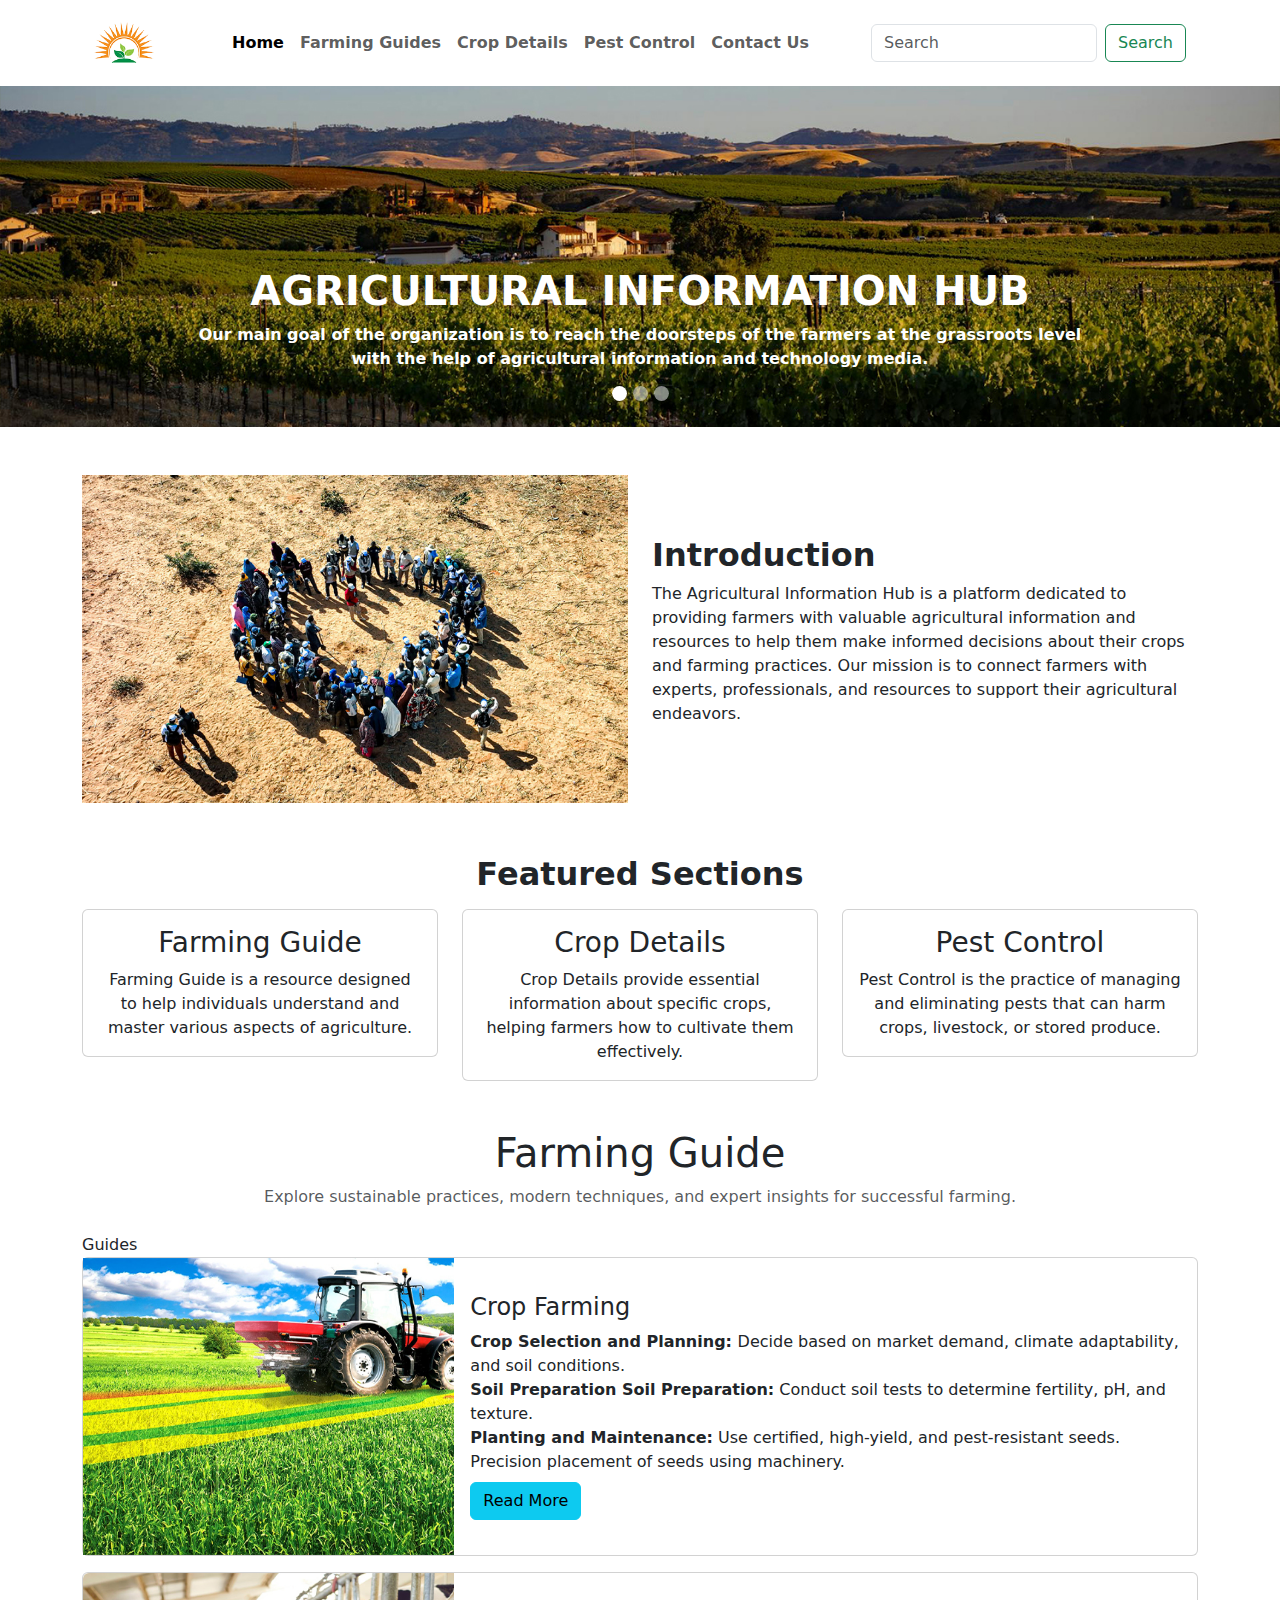
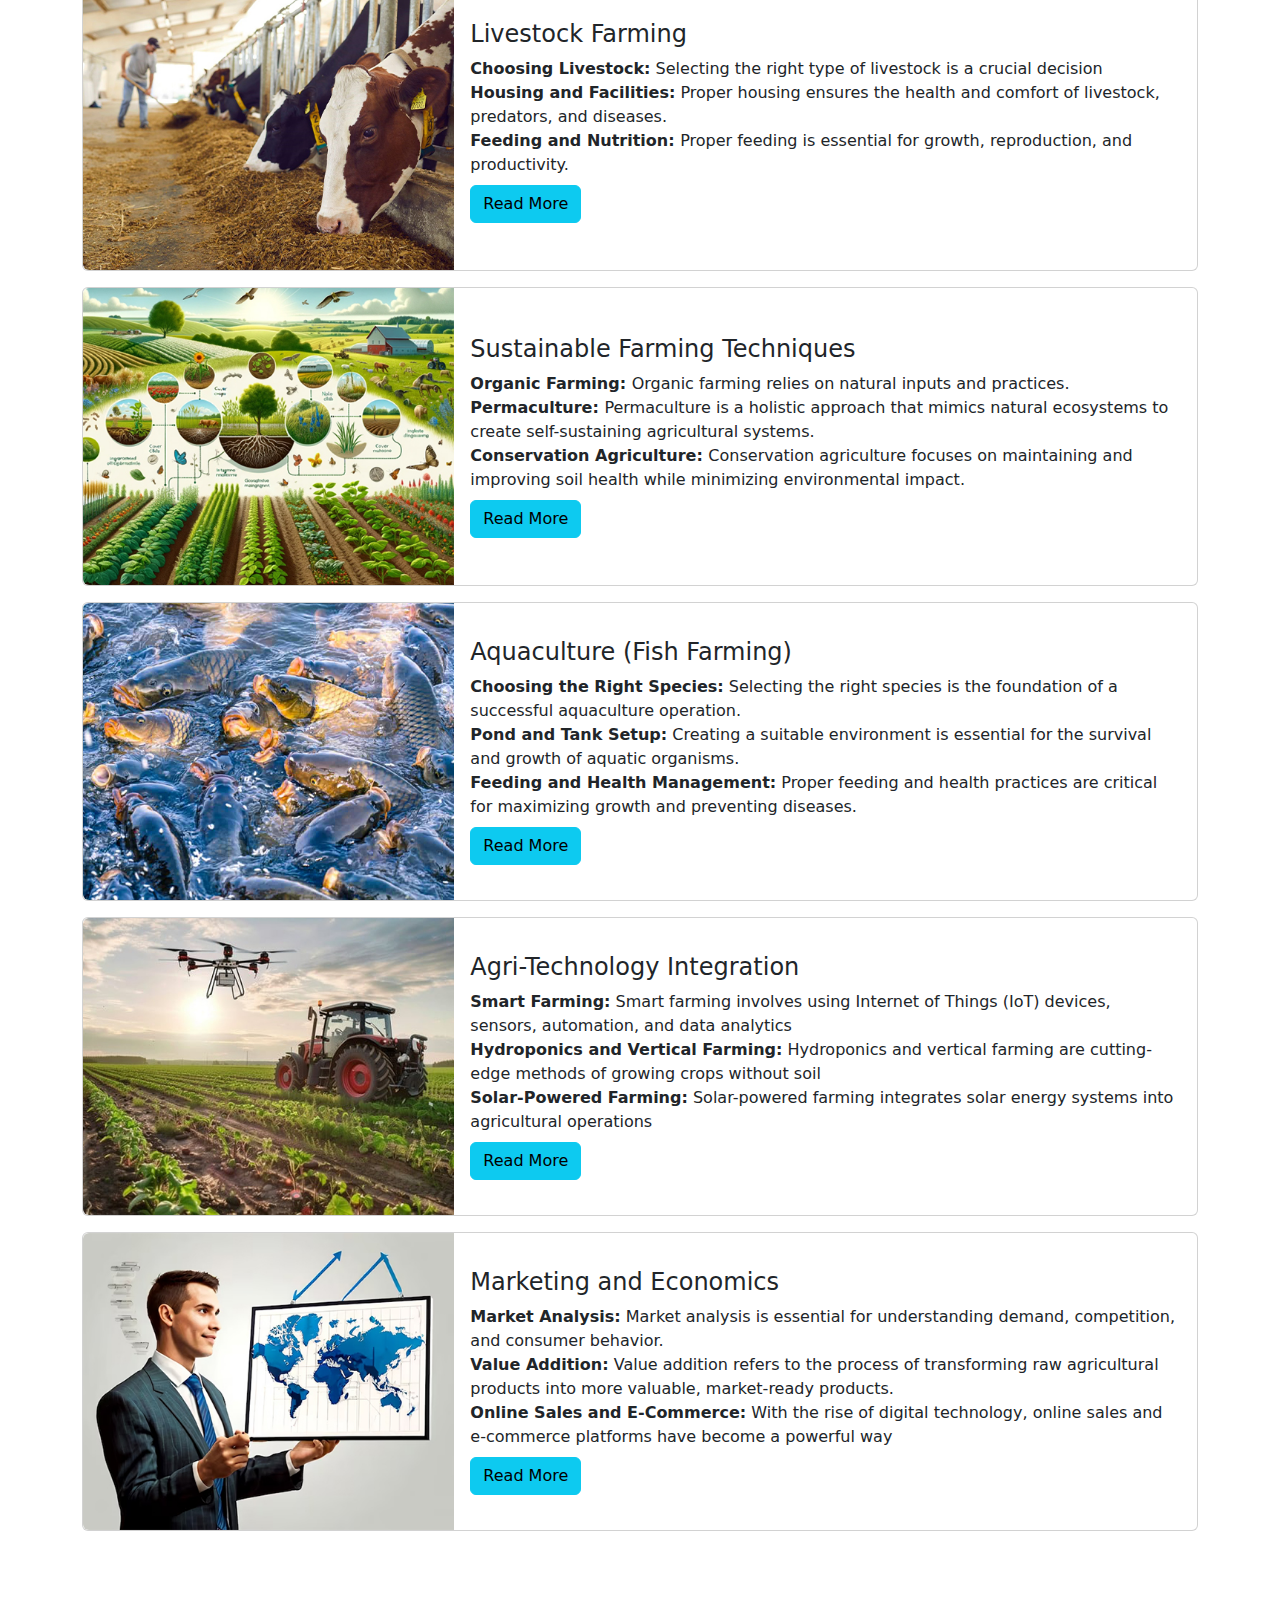
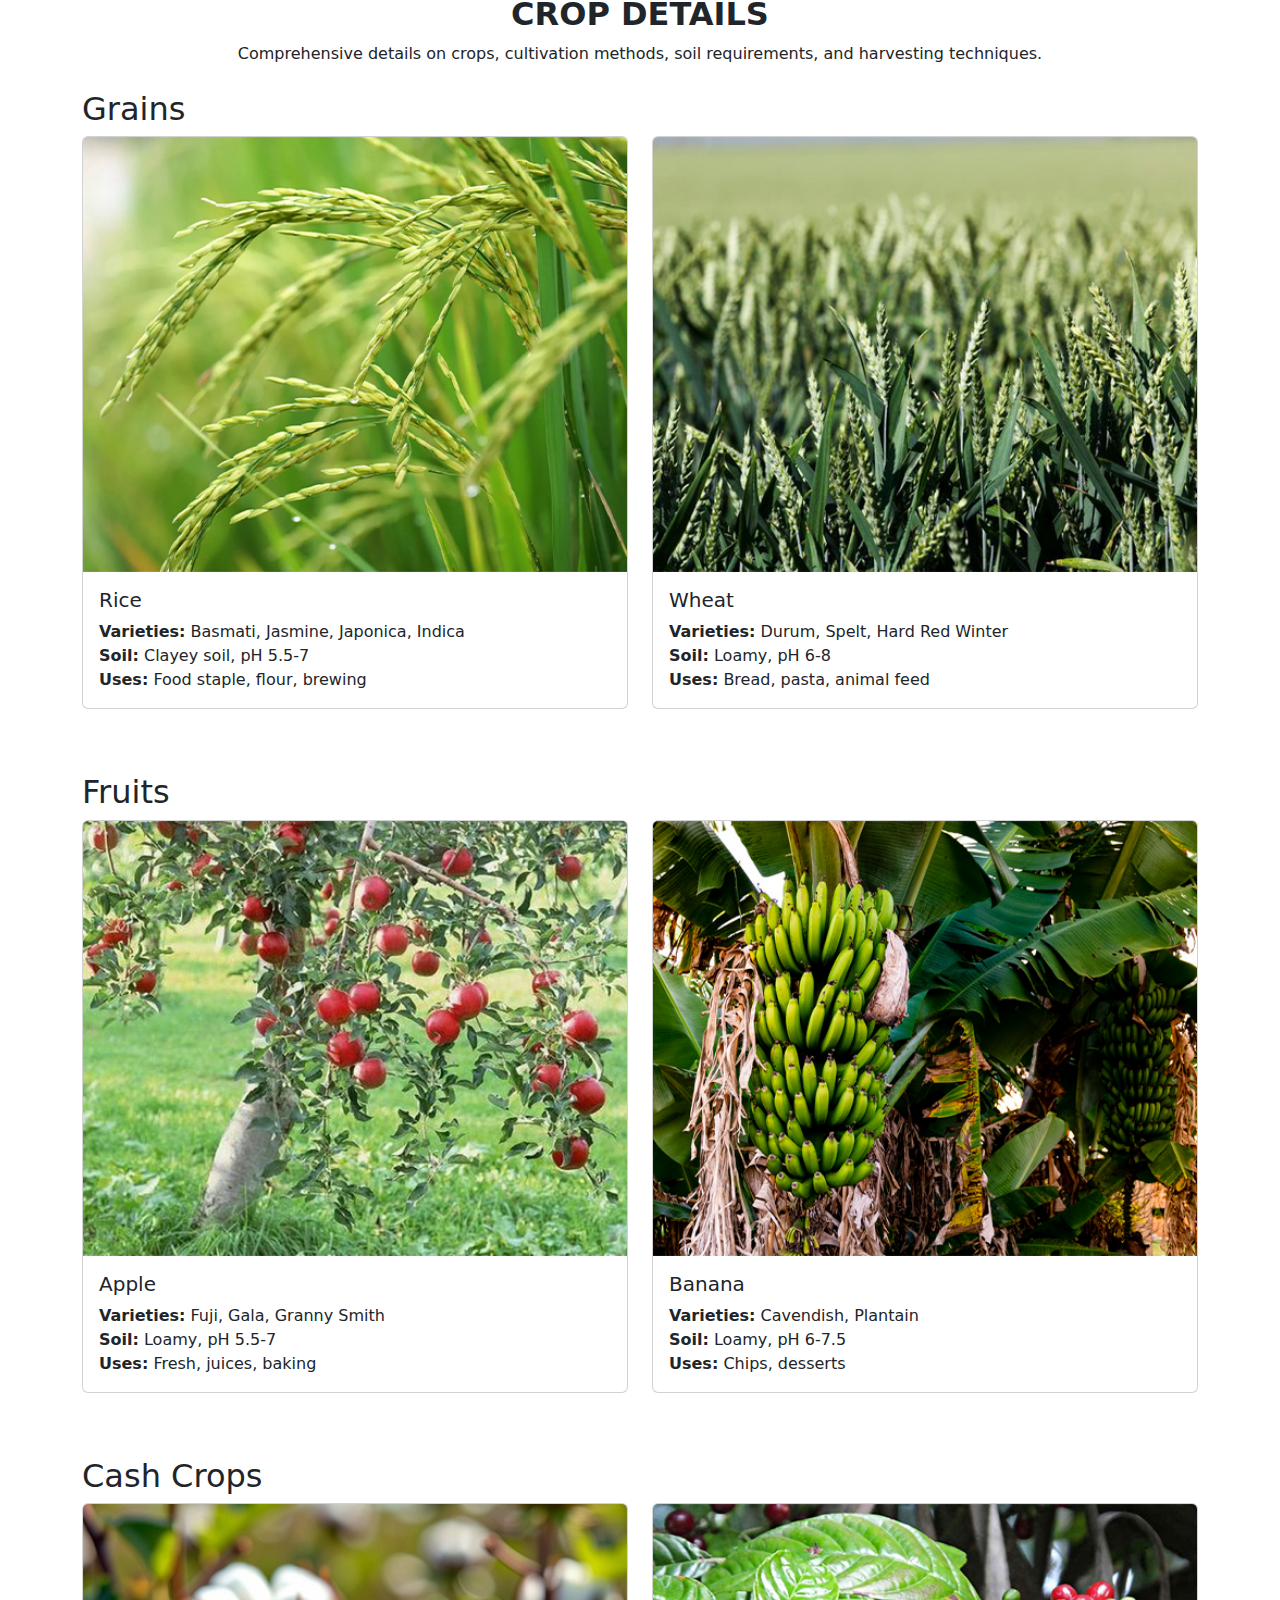
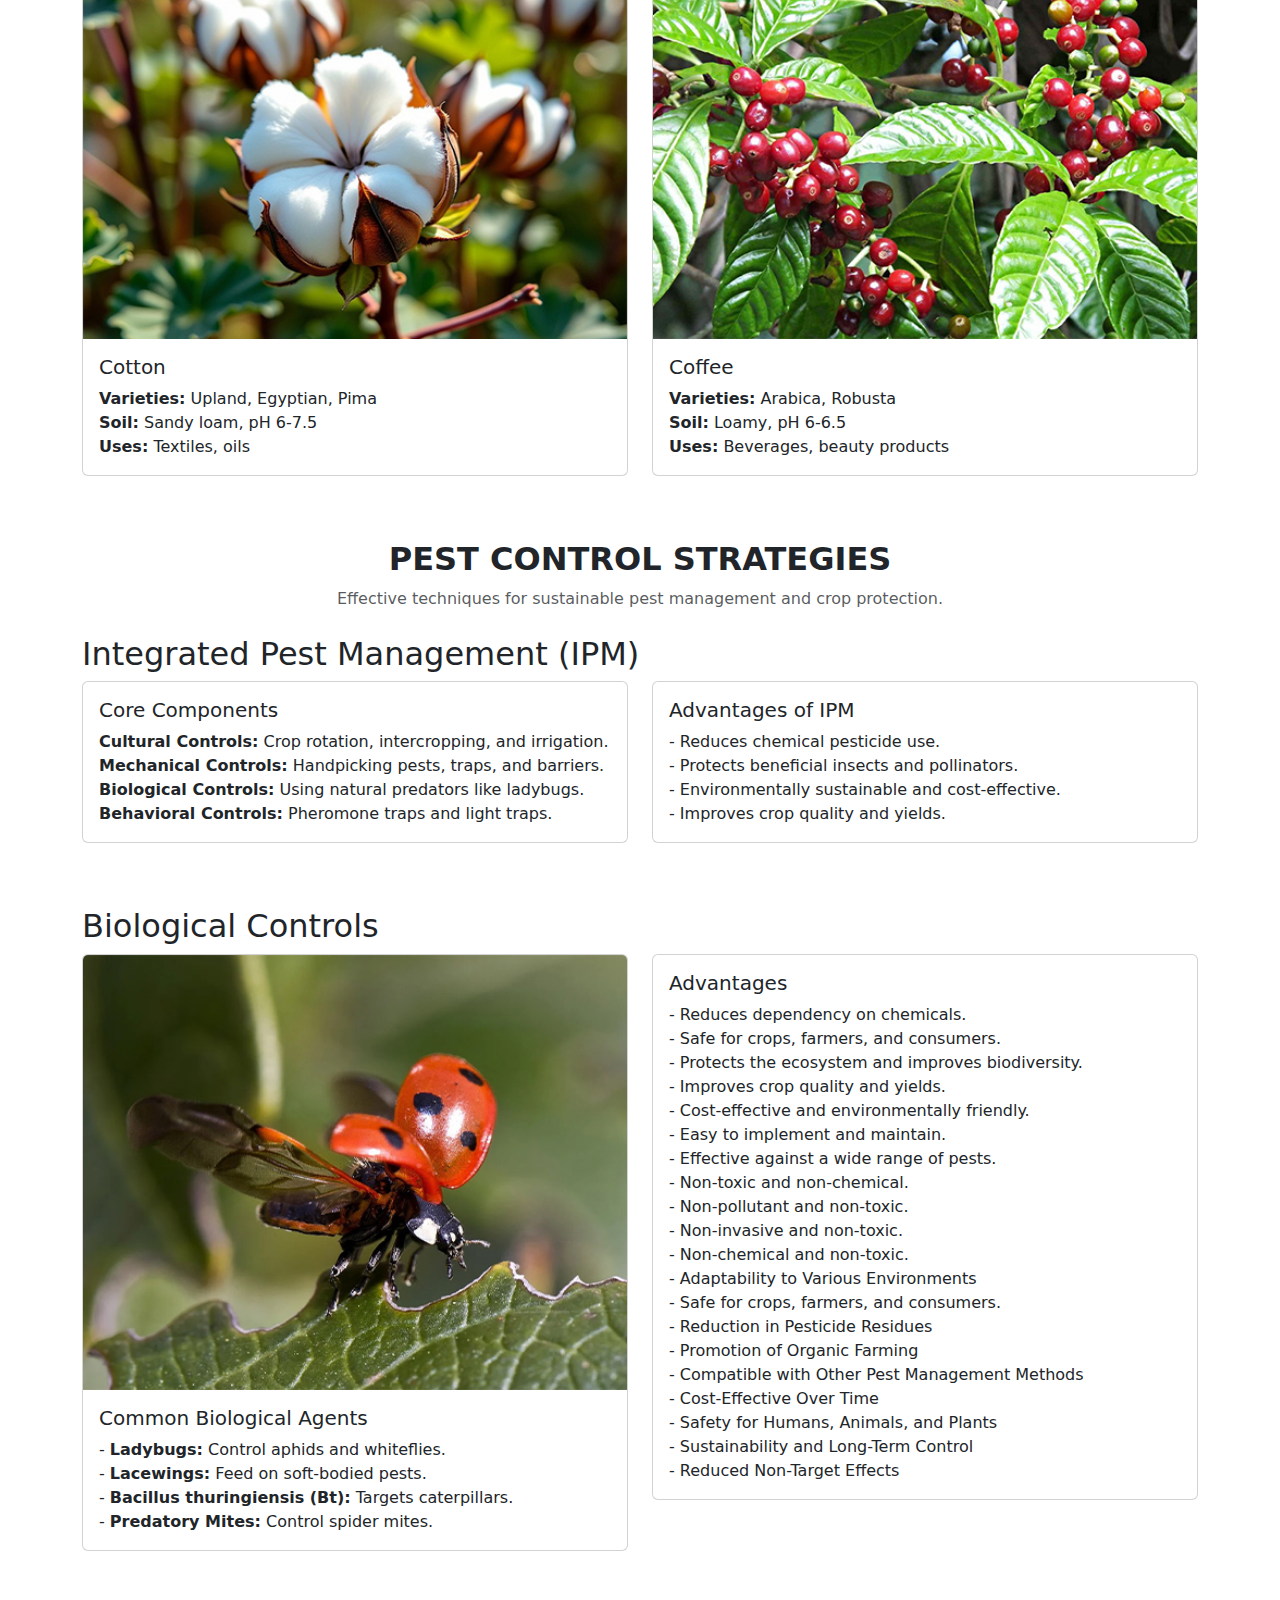
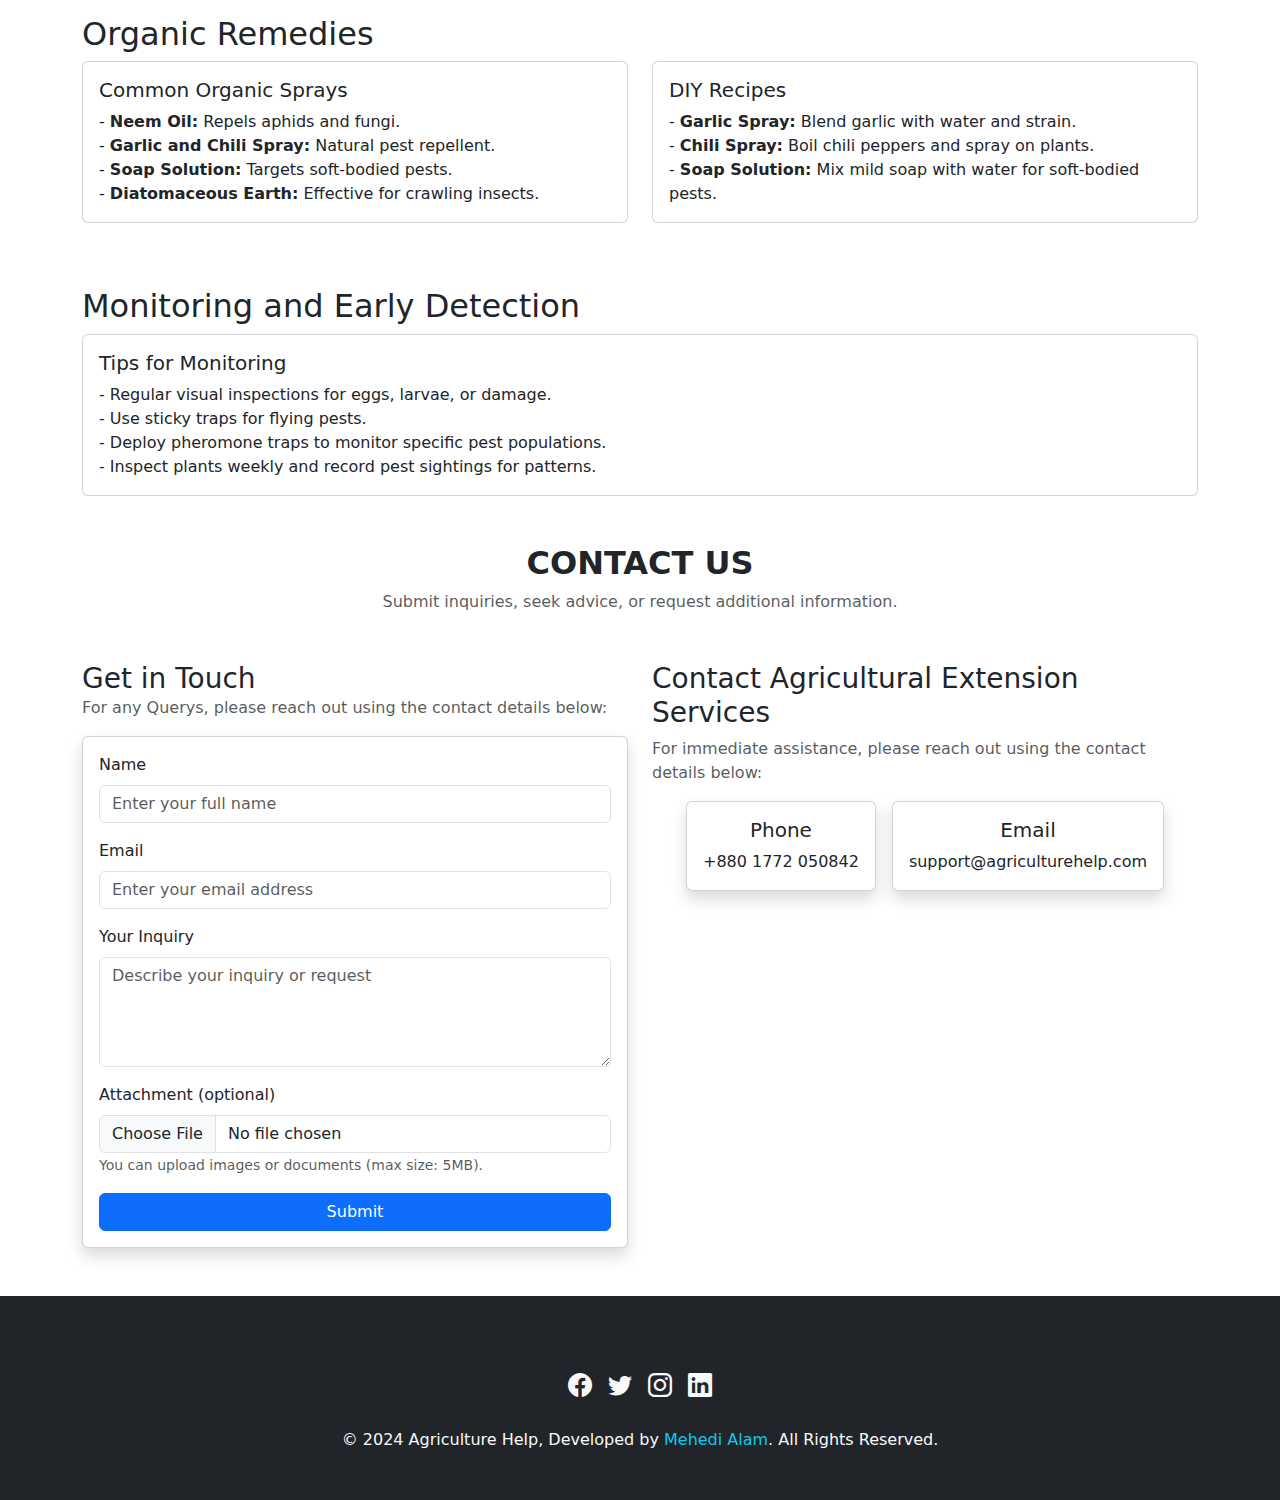
<file: index.html>
<!doctype html>
<html lang="en">

<head>
    <meta charset="utf-8">
    <meta name="viewport" content="width=device-width, initial-scale=1">
    <meta name="description"
        content="This webpage is about Agriculture Information providing a wide range of information about Agriculture." />
    <meta name="author" content="Mehedi Alam" />
    <title>Agricultural Information Hub</title>
    <!-- Bootstrap CSS -->
     <link rel="stylesheet" href="vendor/bootstrap-5.3.3/css/bootstrap.min.css">

    <!-- Bootstrap Icons CSS -->
     <link rel="stylesheet" href="vendor/bootstrap-icons-1.11.3/font/bootstrap-icons.min.css">

    <!-- Custom CSS -->
    <link rel="stylesheet" href="assets/css/style.css">
</head>

<body>
    <!-- Header start -->
    <header>
        <!-- Navigation -->
        <div class="container">
            <nav class="navbar navbar-expand-lg">
                <div class="container-fluid">
                    <a class="navbar-brand" href="index.html"><img src="assets/images/logo.png" width="60" alt="logo" /></a>
                    <button class="navbar-toggler" type="button" data-bs-toggle="collapse"
                        data-bs-target="#navbarSupportedContent" aria-controls="navbarSupportedContent"
                        aria-expanded="false" aria-label="Toggle navigation">
                        <span class="navbar-toggler-icon"></span>
                    </button>
                    <div class="collapse navbar-collapse" id="navbarSupportedContent">
                        <ul class="navbar-nav mx-auto mb-2 mb-lg-0 fw-semibold">
                            <li class="nav-item">
                                <a class="nav-link active" aria-current="page" href="index.html">Home</a>
                            </li>
                            <li class="nav-item">
                                <a class="nav-link" href="farming_guides.html">Farming Guides</a>
                            </li>
                            <li class="nav-item">
                                <a class="nav-link" href="crop_details.html">Crop Details</a>
                            </li>
                            <li class="nav-item">
                                <a class="nav-link" href="pest_control.html">Pest Control</a>
                            </li>
                            <li class="nav-item">
                                <a class="nav-link" href="contact.html">Contact Us</a>
                            </li>
                        </ul>
                        <form class="d-flex" role="search">
                            <input class="form-control me-2" type="search" placeholder="Search" aria-label="Search" />
                            <button class="btn btn-outline-success" type="submit">
                                Search
                            </button>
                        </form>
                    </div>
                </div>
            </nav>
        </div>

        <!-- Carousel -->
        <div class="carousel_banner">
            <div id="carouselExampleCaptions" class="carousel slide" data-bs-ride="carousel" data-bs-interval="3000">
                <div class="carousel-indicators">
                    <button type="button" data-bs-target="#carouselExampleCaptions" data-bs-slide-to="0" class="active"
                        aria-current="true" aria-label="Slide 1"></button>
                    <button type="button" data-bs-target="#carouselExampleCaptions" data-bs-slide-to="1"
                        aria-label="Slide 2"></button>
                    <button type="button" data-bs-target="#carouselExampleCaptions" data-bs-slide-to="2"
                        aria-label="Slide 3"></button>
                </div>
                <div class="carousel-inner">
                    <div class="carousel-item active">
                        <img src="assets/images/banner.jpg" class="d-block w-100 img-fluid" alt="banner1">
                        <div class="carousel-caption d-none d-md-block">
                            <div class="heading text-center text-white">
                                <h1 class="text-uppercase fw-bold">Agricultural Information Hub</h1>
                                <p class="fw-semibold">
                                    Our main goal of the organization is to reach the doorsteps of the
                                    farmers at the grassroots level with the help of agricultural
                                    information and technology media.
                                </p>
                            </div>
                        </div>
                    </div>
                    <div class="carousel-item">
                        <img src="assets/images/banner2.jpg" class="d-block w-100" alt="banner2">
                        <div class="carousel-caption d-none d-md-block">
                            <div class="heading text-center text-white">
                                <h1 class="text-uppercase fw-bold">Agricultural Information Hub</h1>
                                <p class="fw-semibold">
                                    Our main goal of the organization is to reach the doorsteps of the
                                    farmers at the grassroots level with the help of agricultural
                                    information and technology media.
                                </p>
                            </div>
                        </div>
                    </div>
                    <div class="carousel-item">
                        <img src="assets/images/banner3.jpg" class="d-block w-100" alt="banner3">
                        <div class="carousel-caption d-none d-md-block">
                            <div class="heading text-center text-white">
                                <h1 class="text-uppercase fw-bold">Agricultural Information Hub</h1>
                                <p class="fw-semibold">
                                    Our main goal of the organization is to reach the doorsteps of the
                                    farmers at the grassroots level with the help of agricultural
                                    information and technology media.
                                </p>
                            </div>
                        </div>
                    </div>
                </div>
                <!-- <button class="carousel-control-prev" type="button" data-bs-target="#carouselExampleCaptions"
                    data-bs-slide="prev">
                    <span class="carousel-control-prev-icon" aria-hidden="true"></span>
                    <span class="visually-hidden">Previous</span>
                </button>
                <button class="carousel-control-next" type="button" data-bs-target="#carouselExampleCaptions"
                    data-bs-slide="next">
                    <span class="carousel-control-next-icon" aria-hidden="true"></span>
                    <span class="visually-hidden">Next</span>
                </button> -->
            </div>
        </div>

        <!-- banner -->
        <!-- <div class="banner">
            <div class="container">
                <div class="heading text-center text-white">
                    <h1 class="text-uppercase fw-bold">Agricultural Information Hub</h1>
                    <p class="fw-semibold">
                        Our main goal of the organization is to reach the doorsteps of the
                        farmers at the grassroots level with the help of agricultural
                        information and technology media.
                    </p>
                </div>
            </div>
        </div> -->
    </header>
    <!-- Header end -->

    <!-- Main section start -->
    <main>
        <!-- Introduction section -->
        <section class="about py-5">
            <div class="container">
                <div class="row align-items-center">
                    <div class="col-md-6">
                        <img src="assets/images/about.jpg" class="img-fluid" alt="about us" />
                    </div>
                    <div class="col-md-6">
                        <h2 class="fw-bold">Introduction</h2>
                        <p>
                            The Agricultural Information Hub is a platform dedicated to
                            providing farmers with valuable agricultural information and
                            resources to help them make informed decisions about their crops
                            and farming practices. Our mission is to connect farmers with
                            experts, professionals, and resources to support their
                            agricultural endeavors.
                        </p>
                    </div>
                </div>
            </div>
        </section>

        <!-- Intro Details -->
        <section class="intro_details pt-1 pb-5">
            <div class="container">
                <h2 class="text-center pb-2 fw-bold">Featured Sections</h2>
                <div class="row g-4">
                    <div class="col-lg-4 col-md-6">
                        <div class="card">
                            <div class="card-body text-center">
                                <h3 class="card-title">Farming Guide</h3>
                                <p class="card-text">Farming Guide is a resource designed to help individuals understand
                                    and master various aspects of agriculture.</p>
                            </div>
                        </div>
                    </div>
                    <div class="col-lg-4 col-md-6">
                        <div class="card">
                            <div class="card-body text-center">
                                <h3 class="card-title">Crop Details</h3>
                                <p class="card-text">Crop Details provide essential information about specific crops,
                                    helping farmers how to cultivate them effectively.</p>
                            </div>
                        </div>
                    </div>
                    <div class="col-lg-4 col-md-6">
                        <div class="card">
                            <div class="card-body text-center">
                                <h3 class="card-title">Pest Control</h3>
                                <p class="card-text">Pest Control is the practice of managing and eliminating pests that
                                    can harm crops, livestock, or stored produce.</p>
                            </div>
                        </div>
                    </div>
                </div>
            </div>
        </section>

        <!-- Farming guides section start -->
        <!-- Farming Guides -->
        <section class="farming_guides_section">
            <div class="container">
                <!-- Section Title -->
                <div class="text-center mb-4">
                    <h1>Farming Guide</h1>
                    <p class="text-muted">Explore sustainable practices, modern techniques, and expert insights for
                        successful
                        farming.</p>
                </div>Guides</h2>
                <div class="row">

                    <div class="col-lg-12">
                        <div class="card mb-3">
                            <div class="row g-0 align-items-center">
                                <div class="col-md-4">
                                    <img src="assets/images/images.jpg" class="img-fluid w-100" alt="Guide1">
                                </div>
                                <div class="col-md-8">
                                    <div class="card-body">
                                        <h4 class="card-title">Crop Farming</h4>
                                        <p class="card-text m-0"><strong>Crop Selection and Planning: </strong>Decide
                                            based on market demand, climate adaptability, and soil conditions.</p>
                                        <p class="m-0"><strong>Soil Preparation Soil Preparation:</strong> Conduct soil
                                            tests to determine fertility, pH, and texture.</p>
                                        <p class="m-0"><strong>Planting and Maintenance:</strong> Use certified,
                                            high-yield, and pest-resistant seeds. Precision placement of seeds using
                                            machinery.</p>

                                        <a href="#" class="btn btn-info mt-2">Read More</a>
                                    </div>
                                </div>
                            </div>
                        </div>
                    </div>
                    <div class="col-lg-12">
                        <div class="card mb-3">
                            <div class="row g-0 align-items-center">
                                <div class="col-md-4">
                                    <img src="assets/images/guide2.jpg" class="img-fluid rounded-start" alt="...">
                                </div>
                                <div class="col-md-8">
                                    <div class="card-body">
                                        <h4 class="card-title">Livestock Farming</h4>
                                        <p class="m-0"><strong>Choosing Livestock:</strong> Selecting the right type of
                                            livestock is a crucial decision</p>
                                        <p class="m-0"><strong>Housing and Facilities:</strong> Proper housing ensures
                                            the health and comfort of livestock, predators, and diseases.</p>
                                        <p class="m-0"><strong>Feeding and Nutrition: </strong> Proper feeding is
                                            essential for growth, reproduction, and productivity.</p>

                                        <a href="#" class="btn btn-info mt-2">Read More</a>
                                    </div>
                                </div>
                            </div>
                        </div>
                    </div>
                    <div class="col-lg-12">
                        <div class="card mb-3">
                            <div class="row g-0 align-items-center">
                                <div class="col-md-4">
                                    <img src="assets/images/guide3.jpg" class="img-fluid rounded-start" alt="...">
                                </div>
                                <div class="col-md-8">
                                    <div class="card-body">
                                        <h4 class="card-title">Sustainable Farming Techniques</h4>
                                        <p class="m-0"><strong>Organic Farming: </strong> Organic farming relies on
                                            natural inputs and practices.</p>
                                        <p class="m-0"><strong>Permaculture: </strong> Permaculture is a holistic
                                            approach that mimics natural ecosystems to create self-sustaining
                                            agricultural systems.</p>
                                        <p class="m-0"><strong>Conservation Agriculture: </strong> Conservation
                                            agriculture focuses on maintaining and improving soil health while
                                            minimizing environmental impact.</p>
                                        <a href="#" class="btn btn-info mt-2">Read More</a>
                                    </div>
                                </div>
                            </div>
                        </div>
                    </div>
                    <div class="col-lg-12">
                        <div class="card mb-3">
                            <div class="row g-0 align-items-center">
                                <div class="col-md-4">
                                    <img src="assets/images/guide4.jpg" class="img-fluid rounded-start" alt="...">
                                </div>
                                <div class="col-md-8">
                                    <div class="card-body">
                                        <h4 class="card-title">Aquaculture (Fish Farming)</h4>
                                        <p class="m-0"><strong>Choosing the Right Species:</strong> Selecting the right
                                            species is the foundation of a successful aquaculture operation.</p>
                                        <p class="m-0"><strong>Pond and Tank Setup:</strong> Creating a suitable
                                            environment is essential for the survival and growth of aquatic organisms.
                                        </p>
                                        <p class="m-0"><strong>Feeding and Health Management:</strong> Proper feeding
                                            and health practices are critical for maximizing growth and preventing
                                            diseases.</p>
                                        <a href="#" class="btn btn-info mt-2">Read More</a>
                                    </div>
                                </div>
                            </div>
                        </div>
                    </div>
                    <div class="col-lg-12">
                        <div class="card mb-3">
                            <div class="row g-0 align-items-center">
                                <div class="col-md-4">
                                    <img src="assets/images/guide5.jpg" class="img-fluid rounded-start" alt="...">
                                </div>
                                <div class="col-md-8">
                                    <div class="card-body">
                                        <h4 class="card-title">Agri-Technology Integration</h4>
                                        <p class="m-0"><strong>Smart Farming:</strong> Smart farming involves using
                                            Internet of Things (IoT) devices, sensors, automation, and data analytics
                                        </p>
                                        <p class="m-0"><strong>Hydroponics and Vertical Farming:</strong> Hydroponics
                                            and vertical farming are cutting-edge methods of growing crops without soil
                                        </p>
                                        <p class="m-0"><strong>Solar-Powered Farming:</strong> Solar-powered farming
                                            integrates solar energy systems into agricultural operations</p>
                                        <a href="#" class="btn btn-info mt-2">Read More</a>
                                    </div>
                                </div>
                            </div>
                        </div>
                    </div>
                    <div class="col-lg-12">
                        <div class="card mb-3">
                            <div class="row g-0 align-items-center">
                                <div class="col-md-4">
                                    <img src="assets/images/guide6.jpg" class="img-fluid rounded-start" alt="...">
                                </div>
                                <div class="col-md-8">
                                    <div class="card-body">
                                        <h4 class="card-title">Marketing and Economics</h4>
                                        <p class="m-0"><strong>Market Analysis:</strong> Market analysis is essential
                                            for understanding demand, competition, and consumer behavior.</p>
                                        <p class="m-0"><strong>Value Addition:</strong> Value addition refers to the
                                            process of transforming raw agricultural products into more valuable,
                                            market-ready
                                            products.</p>
                                        <p class="m-0"><strong>Online Sales and E-Commerce:</strong> With the rise of
                                            digital technology, online sales and e-commerce platforms have become a
                                            powerful way</p>
                                        <a href="#" class="btn btn-info mt-2">Read More</a>
                                    </div>
                                </div>
                            </div>
                        </div>
                    </div>

                </div>
            </div>
        </section>
        <!-- Farming guides section end -->

        <!-- Crop Details Section start -->
        <section class="crop-details py-5">
            <div class="container">
                <!-- Title -->
                <div class="text-center mb-4">
                    <h2 class="fw-bold text-uppercase">Crop Details</h2>
                    <p>
                        Comprehensive details on crops, cultivation methods, soil
                        requirements, and harvesting techniques.
                    </p>
                </div>

                <!-- Grains Section -->
                <div class="mb-5">
                    <h2>Grains</h2>
                    <div class="row">
                        <div class="col-md-6 mb-3">
                            <div class="card">
                                <img src="assets/images/rice.jpg" class="card-img-top" alt="Rice" />
                                <div class="card-body">
                                    <h5 class="card-title">Rice</h5>
                                    <p class="card-text">
                                        <strong>Varieties:</strong> Basmati, Jasmine, Japonica,
                                        Indica<br />
                                        <strong>Soil:</strong> Clayey soil, pH 5.5-7<br />
                                        <strong>Uses:</strong> Food staple, flour, brewing
                                    </p>
                                </div>
                            </div>
                        </div>
                        <div class="col-md-6 mb-3">
                            <div class="card">
                                <img src="assets/images/wheet.jpg" class="card-img-top" alt="Wheat" />
                                <div class="card-body">
                                    <h5 class="card-title">Wheat</h5>
                                    <p class="card-text">
                                        <strong>Varieties:</strong> Durum, Spelt, Hard Red Winter<br />
                                        <strong>Soil:</strong> Loamy, pH 6-8<br />
                                        <strong>Uses:</strong> Bread, pasta, animal feed
                                    </p>
                                </div>
                            </div>
                        </div>
                    </div>
                </div>

                <!-- Fruits Section -->
                <div class="mb-5">
                    <h2>Fruits</h2>
                    <div class="row">
                        <div class="col-md-6 mb-3">
                            <div class="card">
                                <img src="assets/images/apple.jpg" class="card-img-top" alt="Apple" />
                                <div class="card-body">
                                    <h5 class="card-title">Apple</h5>
                                    <p class="card-text">
                                        <strong>Varieties:</strong> Fuji, Gala, Granny Smith<br />
                                        <strong>Soil:</strong> Loamy, pH 5.5-7<br />
                                        <strong>Uses:</strong> Fresh, juices, baking
                                    </p>
                                </div>
                            </div>
                        </div>
                        <div class="col-md-6 mb-3">
                            <div class="card">
                                <img src="assets/images/bananna.jpg" class="card-img-top" alt="Banana" />
                                <div class="card-body">
                                    <h5 class="card-title">Banana</h5>
                                    <p class="card-text">
                                        <strong>Varieties:</strong> Cavendish, Plantain<br />
                                        <strong>Soil:</strong> Loamy, pH 6-7.5<br />
                                        <strong>Uses:</strong> Chips, desserts
                                    </p>
                                </div>
                            </div>
                        </div>
                    </div>
                </div>

                <!-- Cash Crops Section -->
                <div>
                    <h2>Cash Crops</h2>
                    <div class="row">
                        <div class="col-md-6 mb-3">
                            <div class="card">
                                <img src="assets/images/cotton.jpg" class="card-img-top" alt="Cotton" />
                                <div class="card-body">
                                    <h5 class="card-title">Cotton</h5>
                                    <p class="card-text">
                                        <strong>Varieties:</strong> Upland, Egyptian, Pima<br />
                                        <strong>Soil:</strong> Sandy loam, pH 6-7.5<br />
                                        <strong>Uses:</strong> Textiles, oils
                                    </p>
                                </div>
                            </div>
                        </div>
                        <div class="col-md-6 mb-3">
                            <div class="card">
                                <img src="assets/images/coffee.jpg" class="card-img-top" alt="Coffee" />
                                <div class="card-body">
                                    <h5 class="card-title">Coffee</h5>
                                    <p class="card-text">
                                        <strong>Varieties:</strong> Arabica, Robusta<br />
                                        <strong>Soil:</strong> Loamy, pH 6-6.5<br />
                                        <strong>Uses:</strong> Beverages, beauty products
                                    </p>
                                </div>
                            </div>
                        </div>
                    </div>
                </div>
            </div>
        </section>
        <!-- Crop Details Section end -->

        <!-- Pest Control Strategies section start -->
        <section class="pest_control_strategies">
            <div class="container">
                <!-- Section Title -->
                <div class="text-center mb-4">
                    <h2 class="fw-bold text-uppercase">Pest Control Strategies</h2>
                    <p class="text-muted">
                        Effective techniques for sustainable pest management and crop
                        protection.
                    </p>
                </div>

                <!-- IPM Section -->
                <div class="mb-5">
                    <h2>Integrated Pest Management (IPM)</h2>
                    <div class="row">
                        <div class="col-md-6 mb-3">
                            <div class="card">
                                <div class="card-body">
                                    <h5 class="card-title">Core Components</h5>
                                    <p class="card-text">
                                        <strong>Cultural Controls:</strong> Crop rotation,
                                        intercropping, and irrigation.<br />
                                        <strong>Mechanical Controls:</strong> Handpicking pests,
                                        traps, and barriers.<br />
                                        <strong>Biological Controls:</strong> Using natural
                                        predators like ladybugs.<br />
                                        <strong>Behavioral Controls:</strong> Pheromone traps and
                                        light traps.
                                    </p>
                                </div>
                            </div>
                        </div>
                        <div class="col-md-6 mb-3">
                            <div class="card">
                                <div class="card-body">
                                    <h5 class="card-title">Advantages of IPM</h5>
                                    <p class="card-text">
                                        - Reduces chemical pesticide use.<br />
                                        - Protects beneficial insects and pollinators.<br />
                                        - Environmentally sustainable and cost-effective. <br>
                                        - Improves crop quality and yields.
                                    </p>
                                </div>
                            </div>
                        </div>
                    </div>
                </div>

                <!-- Biological Controls Section -->
                <div class="mb-5">
                    <h2>Biological Controls</h2>
                    <div class="row">
                        <div class="col-md-6 mb-3">
                            <div class="card">
                                <img src="assets/images/ladybug.jpg" class="card-img-top" alt="Ladybugs" />
                                <div class="card-body">
                                    <h5 class="card-title">Common Biological Agents</h5>
                                    <p class="card-text">
                                        - <strong>Ladybugs:</strong> Control aphids and
                                        whiteflies.<br />
                                        - <strong>Lacewings:</strong> Feed on soft-bodied pests.<br />
                                        - <strong>Bacillus thuringiensis (Bt):</strong> Targets
                                        caterpillars.<br />
                                        - <strong>Predatory Mites:</strong> Control spider mites.
                                    </p>
                                </div>
                            </div>
                        </div>
                        <div class="col-md-6 mb-3">
                            <div class="card">
                                <div class="card-body">
                                    <h5 class="card-title">Advantages</h5>
                                    <p class="card-text">
                                        - Reduces dependency on chemicals.<br />
                                        - Safe for crops, farmers, and consumers.<br />
                                        - Protects the ecosystem and improves biodiversity. <br>
                                        - Improves crop quality and yields. <br>
                                        - Cost-effective and environmentally friendly. <br>
                                        - Easy to implement and maintain. <br>
                                        - Effective against a wide range of pests. <br>
                                        - Non-toxic and non-chemical. <br>
                                        - Non-pollutant and non-toxic. <br>
                                        - Non-invasive and non-toxic. <br>
                                        - Non-chemical and non-toxic. <br>
                                        - Adaptability to Various Environments <br>
                                        - Safe for crops, farmers, and consumers. <br>
                                        - Reduction in Pesticide Residues <br>
                                        - Promotion of Organic Farming <br>
                                        - Compatible with Other Pest Management Methods <br>
                                        - Cost-Effective Over Time <br>
                                        - Safety for Humans, Animals, and Plants <br>
                                        - Sustainability and Long-Term Control <br>
                                        - Reduced Non-Target Effects
                                    </p>
                                </div>
                            </div>
                        </div>
                    </div>
                </div>

                <!-- Organic Remedies Section -->
                <div class="mb-5">
                    <h2>Organic Remedies</h2>
                    <div class="row">
                        <div class="col-md-6 mb-3">
                            <div class="card">
                                <div class="card-body">
                                    <h5 class="card-title">Common Organic Sprays</h5>
                                    <p class="card-text">
                                        - <strong>Neem Oil:</strong> Repels aphids and fungi.<br />
                                        - <strong>Garlic and Chili Spray:</strong> Natural pest
                                        repellent.<br />
                                        - <strong>Soap Solution:</strong> Targets soft-bodied
                                        pests.<br />
                                        - <strong>Diatomaceous Earth:</strong> Effective for
                                        crawling insects.
                                    </p>
                                </div>
                            </div>
                        </div>
                        <div class="col-md-6 mb-3">
                            <div class="card">
                                <div class="card-body">
                                    <h5 class="card-title">DIY Recipes</h5>
                                    <p class="card-text">
                                        - <strong>Garlic Spray:</strong> Blend garlic with water and
                                        strain.<br />
                                        - <strong>Chili Spray:</strong> Boil chili peppers and spray
                                        on plants.<br />
                                        - <strong>Soap Solution:</strong> Mix mild soap with water
                                        for soft-bodied pests.
                                    </p>
                                </div>
                            </div>
                        </div>
                    </div>
                </div>

                <!-- Monitoring and Detection Section -->
                <div class="mb-5">
                    <h2>Monitoring and Early Detection</h2>
                    <div class="row">
                        <div class="col-md-12">
                            <div class="card">
                                <div class="card-body">
                                    <h5 class="card-title">Tips for Monitoring</h5>
                                    <p class="card-text">
                                        - Regular visual inspections for eggs, larvae, or damage.<br />
                                        - Use sticky traps for flying pests.<br />
                                        - Deploy pheromone traps to monitor specific pest
                                        populations.<br />
                                        - Inspect plants weekly and record pest sightings for
                                        patterns.
                                    </p>
                                </div>
                            </div>
                        </div>
                    </div>
                </div>
            </div>
        </section>
        <!-- Pest Control Strategies section end -->

        <!-- contact section start -->
        <section class="contact_us my-5">
            <!-- Section Title -->
            <div class="text-center mb-4">
                <h2 class="fw-bold text-uppercase">Contact Us</h2>
                <p class="text-muted">Submit inquiries, seek advice, or request additional information.</p>
            </div>
            <!-- Contact Form -->
            <div class="container">
                <div class="row">
                    <div class="col-md-6">
                        <h3 class="card-title mt-4">Get in Touch</h3>
                        <p class="text-muted">For any Querys, please reach out using the contact details below:</p>
                        <div class="card shadow">
                            <div class="card-body">
                                <form action="/submit" method="POST" enctype="multipart/form-data">
                                    <!-- Name Field -->
                                    <div class="mb-3">
                                        <label for="name" class="form-label">Name</label>
                                        <input type="text" class="form-control" id="name" name="name"
                                            placeholder="Enter your full name" required>
                                    </div>

                                    <!-- Email Field -->
                                    <div class="mb-3">
                                        <label for="email" class="form-label">Email</label>
                                        <input type="email" class="form-control" id="email" name="email"
                                            placeholder="Enter your email address" required>
                                    </div>

                                    <!-- Message/Inquiry Field -->
                                    <div class="mb-3">
                                        <label for="message" class="form-label">Your Inquiry</label>
                                        <textarea class="form-control" id="message" name="message" rows="4"
                                            placeholder="Describe your inquiry or request" required></textarea>
                                    </div>

                                    <!-- File Attachment -->
                                    <div class="mb-3">
                                        <label for="attachment" class="form-label">Attachment (optional)</label>
                                        <input type="file" class="form-control" id="attachment" name="attachment"
                                            accept="image/*,application/pdf">
                                        <small class="text-muted">You can upload images or documents (max size:
                                            5MB).</small>
                                    </div>

                                    <!-- Submit Button -->
                                    <div class="d-grid">
                                        <button type="submit" class="btn btn-primary">Submit</button>
                                    </div>
                                </form>
                            </div>
                        </div>
                    </div>
                    <!-- Direct Communication Section -->
                    <div class="col-md-6">
                        <div class="mt-4">
                            <h3>Contact Agricultural Extension Services</h3>
                            <p class="text-muted">For immediate assistance, please reach out using the contact details
                                below:</p>
                            <div class="d-flex justify-content-center">
                                <div class="card shadow text-center me-3">
                                    <div class="card-body">
                                        <h5 class="card-title">Phone</h5>
                                        <p class="card-text">+880 1772 050842</p>
                                    </div>
                                </div>
                                <div class="card shadow text-center">
                                    <div class="card-body">
                                        <h5 class="card-title">Email</h5>
                                        <p class="card-text">support@agriculturehelp.com</p>
                                    </div>
                                </div>
                            </div>
                        </div>
                    </div>
                </div>
            </div>
        </section>
        <!-- contact section end -->
    </main>
    <!-- Main section end -->

    <!-- Footer section start -->
    <footer class="bg-dark text-light py-5">
        <div class="container">
            <!-- Social Media Section -->
            <div class="d-flex justify-content-center mt-4">
                <a href="https://www.facebook.com/MehediAlam49/" class="text-light me-3"><i
                        class="bi bi-facebook fs-4"></i></a>
                <a href="https://twitter.com/MehediAlam49" class="text-light me-3"><i
                        class="bi bi-twitter fs-4"></i></a>
                <a href="https://www.instagram.com/mehedialam_49/" class="text-light me-3"><i
                        class="bi bi-instagram fs-4"></i></a>
                <a href="https://www.linkedin.com/in/mehedialam49/" class="text-light"><i
                        class="bi bi-linkedin fs-4"></i></a>
            </div>

            <!-- Footer Bottom -->
            <div class="text-center mt-4">
                <p class="mb-0">&copy; 2024 Agriculture Help, Developed by <a
                        href="https://www.facebook.com/MehediAlam49/" class="text-decoration-none text-info">Mehedi
                        Alam</a>. All Rights Reserved.</p>
            </div>
        </div>

    </footer>
    <!-- Footer section end -->

    <!-- Scroll to Top Button -->
    <button id="scrollToTopBtn" class="scroll-to-top">↑</button>

    <!-- Bootstrap JS -->
     <script src="vendor/bootstrap-5.3.3/js/bootstrap.bundle.min.js"></script>

    <!-- custom JS -->
    <script src="assets/js/app.js"></script>
</body>

</html>
</file>
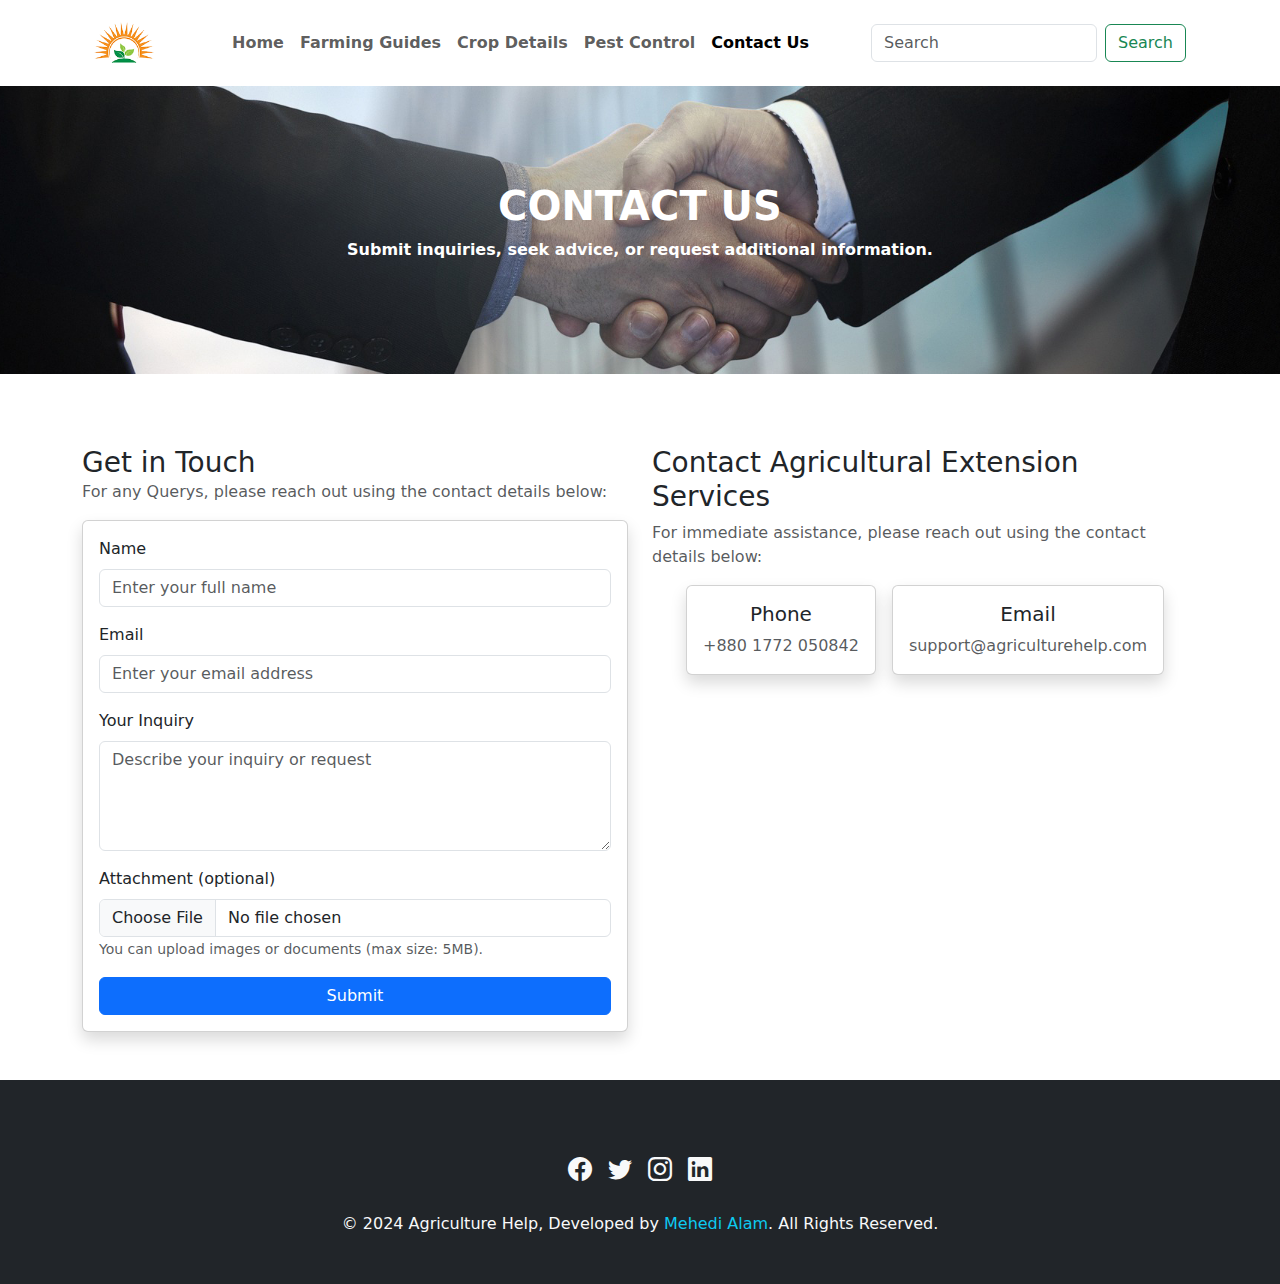
<file: contact.html>
<!doctype html>
<html lang="en">

<head>
    <meta charset="utf-8">
    <meta name="viewport" content="width=device-width, initial-scale=1">
    <meta name="description"
        content="This webpage is about Agriculture Information providing a wide range of information about Agriculture." />
    <meta name="author" content="Mehedi Alam" />
    <title>Agricultural Information Hub</title>
    <!-- Bootstrap CSS -->
    <link rel="stylesheet" href="vendor/bootstrap-5.3.3/css/bootstrap.min.css">
    
    <!-- Bootstrap Icons CSS -->
    <link rel="stylesheet" href="vendor/bootstrap-icons-1.11.3/font/bootstrap-icons.min.css">
    
    <!-- Custom CSS -->
    <link rel="stylesheet" href="assets/css/style.css">
</head>

<body>
    <!-- Header start -->
    <header>
        <!-- Navigation -->
        <div class="container">
            <nav class="navbar navbar-expand-lg">
                <div class="container-fluid">
                    <a class="navbar-brand" href="index.html"><img src="assets/images/logo.png" width="60"
                            alt="logo" /></a>
                    <button class="navbar-toggler" type="button" data-bs-toggle="collapse"
                        data-bs-target="#navbarSupportedContent" aria-controls="navbarSupportedContent"
                        aria-expanded="false" aria-label="Toggle navigation">
                        <span class="navbar-toggler-icon"></span>
                    </button>
                    <div class="collapse navbar-collapse" id="navbarSupportedContent">
                        <ul class="navbar-nav mx-auto mb-2 mb-lg-0 fw-semibold">
                            <li class="nav-item">
                                <a class="nav-link" href="index.html">Home</a>
                            </li>
                            <li class="nav-item">
                                <a class="nav-link" href="farming_guides.html">Farming Guides</a>
                            </li>
                            <li class="nav-item">
                                <a class="nav-link" href="crop_details.html">Crop Details</a>
                            </li>
                            <li class="nav-item">
                                <a class="nav-link" href="pest_control.html">Pest Control</a>
                            </li>
                            <li class="nav-item">
                                <a class="nav-link active" aria-current="page" href="contact.html">Contact Us</a>
                            </li>
                        </ul>
                        <form class="d-flex" role="search">
                            <input class="form-control me-2" type="search" placeholder="Search" aria-label="Search" />
                            <button class="btn btn-outline-success" type="submit">
                                Search
                            </button>
                        </form>
                    </div>
                </div>
            </nav>
        </div>

        <!-- banner -->
        <div class="banner contact_us_banner">
            <div class="container">
                <div class="heading text-center text-white">
                    <h1 class="text-uppercase fw-bold">Contact Us</h1>
                    <p class="fw-semibold">
                        Submit inquiries, seek advice, or request additional information.
                    </p>
                </div>
            </div>
        </div>
    </header>
    <!-- Header end -->

    <!-- Main section start -->
    <main>
        <!-- contact section start -->
        <section class="contact_us my-5">
            <!-- Section Title -->
            <!-- <div class="text-center mb-4">
                <h2 class="fw-bold text-uppercase">Contact Us</h2>
                <p class="text-muted">Submit inquiries, seek advice, or request additional information.</p>
            </div> -->
            <!-- Contact Form -->
            <div class="container">
                <div class="row">
                    <div class="col-md-6">
                        <h3 class="card-title mt-4">Get in Touch</h3>
                        <p class="text-muted">For any Querys, please reach out using the contact details below:</p>
                        <div class="card shadow">
                            <div class="card-body">
                                <form action="/submit" method="POST" enctype="multipart/form-data">
                                    <!-- Name Field -->
                                    <div class="mb-3">
                                        <label for="name" class="form-label">Name</label>
                                        <input type="text" class="form-control" id="name" name="name"
                                            placeholder="Enter your full name" required>
                                    </div>

                                    <!-- Email Field -->
                                    <div class="mb-3">
                                        <label for="email" class="form-label">Email</label>
                                        <input type="email" class="form-control" id="email" name="email"
                                            placeholder="Enter your email address" required>
                                    </div>

                                    <!-- Message/Inquiry Field -->
                                    <div class="mb-3">
                                        <label for="message" class="form-label">Your Inquiry</label>
                                        <textarea class="form-control" id="message" name="message" rows="4"
                                            placeholder="Describe your inquiry or request" required></textarea>
                                    </div>

                                    <!-- File Attachment -->
                                    <div class="mb-3">
                                        <label for="attachment" class="form-label">Attachment (optional)</label>
                                        <input type="file" class="form-control" id="attachment" name="attachment"
                                            accept="image/*,application/pdf">
                                        <small class="text-muted">You can upload images or documents (max size:
                                            5MB).</small>
                                    </div>

                                    <!-- Submit Button -->
                                    <div class="d-grid">
                                        <button type="submit" class="btn btn-primary">Submit</button>
                                    </div>
                                </form>
                            </div>
                        </div>
                    </div>
                    <!-- Direct Communication Section -->
                    <div class="col-md-6">
                        <div class="mt-4">
                            <h3>Contact Agricultural Extension Services</h3>
                            <p class="text-muted">For immediate assistance, please reach out using the contact details
                                below:</p>
                            <div class="d-flex justify-content-center">
                                <div class="card shadow text-center me-3">
                                    <div class="card-body">
                                        <h5 class="card-title">Phone</h5>
                                        <p class="card-text"><a href="tel:+8801772050842" class="text-decoration-none text-muted">+880 1772 050842</a></p>
                                    </div>
                                </div>
                                <div class="card shadow text-center">
                                    <div class="card-body">
                                        <h5 class="card-title">Email</h5>
                                        <p class="card-text"><a href="mailto:support@agriculturehelp.com" class="text-decoration-none text-muted">support@agriculturehelp.com</a></p>
                                    </div>
                                </div>
                            </div>
                        </div>
                    </div>
                </div>
            </div>
        </section>
        <!-- contact section end -->
    </main>
    <!-- Main section end -->

    <!-- Footer section start -->
    <footer class="bg-dark text-light py-5">
        <div class="container">
            <!-- Social Media Section -->
            <div class="d-flex justify-content-center mt-4">
                <a href="https://www.facebook.com/MehediAlam49/" class="text-light me-3"><i
                        class="bi bi-facebook fs-4"></i></a>
                <a href="https://twitter.com/MehediAlam49" class="text-light me-3"><i
                        class="bi bi-twitter fs-4"></i></a>
                <a href="https://www.instagram.com/mehedialam_49/" class="text-light me-3"><i
                        class="bi bi-instagram fs-4"></i></a>
                <a href="https://www.linkedin.com/in/mehedialam49/" class="text-light"><i
                        class="bi bi-linkedin fs-4"></i></a>
            </div>

            <!-- Footer Bottom -->
            <div class="text-center mt-4">
                <p class="mb-0">&copy; 2024 Agriculture Help, Developed by <a
                        href="https://www.facebook.com/MehediAlam49/" class="text-decoration-none text-info">Mehedi
                        Alam</a>. All Rights Reserved.</p>
            </div>
        </div>

    </footer>
    <!-- Footer section end -->

    <!-- Scroll to Top Button -->
    <button id="scrollToTopBtn" class="scroll-to-top">↑</button>

    <!-- Bootstrap JS -->
    <script src="vendor/bootstrap-5.3.3/js/bootstrap.bundle.min.js"></script>
    
    <!-- custom JS -->
    <script src="assets/js/app.js"></script>
</body>

</html>
</file>
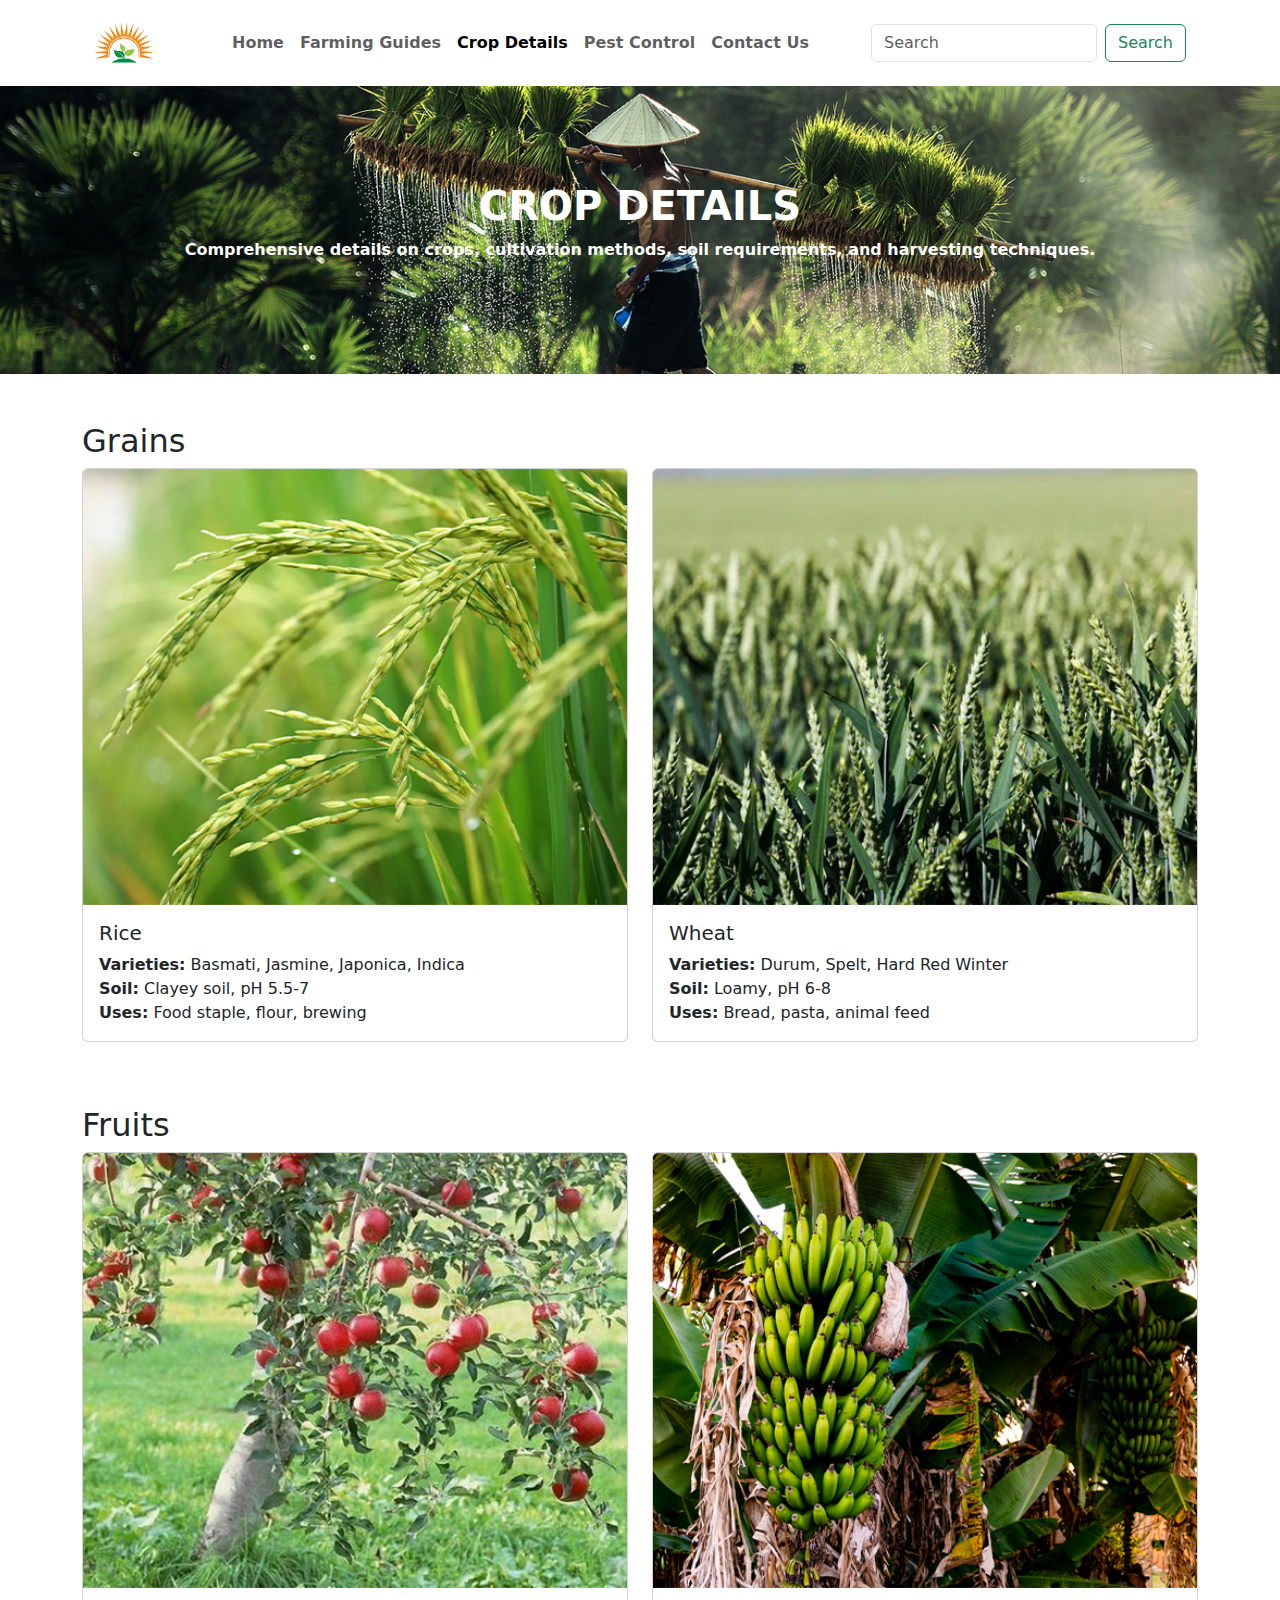
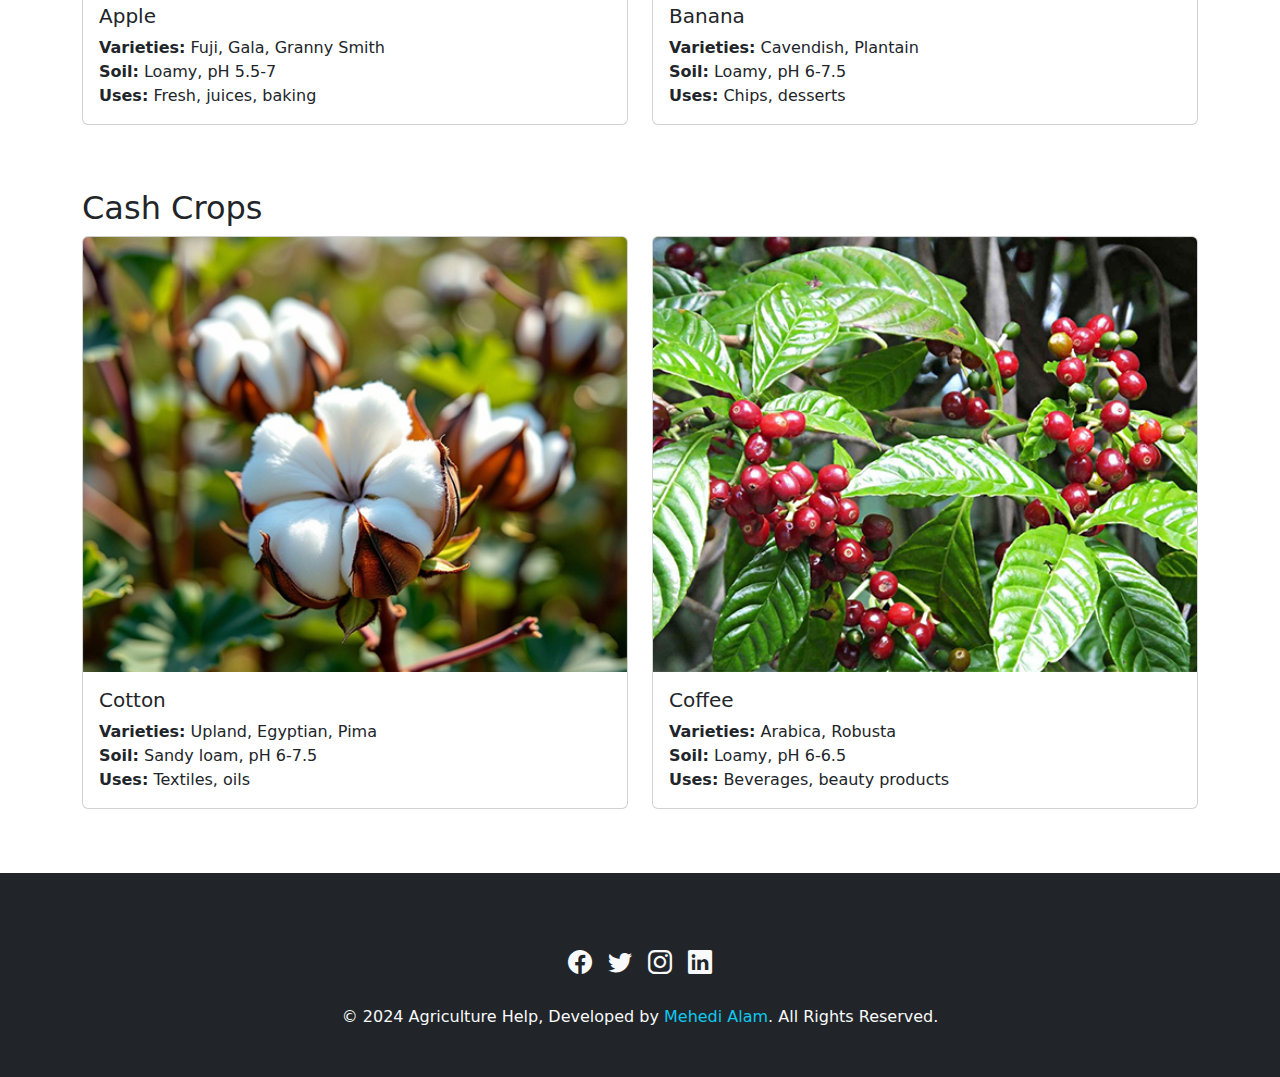
<file: crop_details.html>
<!doctype html>
<html lang="en">

<head>
    <meta charset="utf-8">
    <meta name="viewport" content="width=device-width, initial-scale=1">
    <meta name="description"
        content="This webpage is about Agriculture Information providing a wide range of information about Agriculture." />
    <meta name="author" content="Mehedi Alam" />
    <title>Agricultural Information Hub</title>
    <!-- Bootstrap CSS -->
    <link rel="stylesheet" href="vendor/bootstrap-5.3.3/css/bootstrap.min.css">
    
    <!-- Bootstrap Icons CSS -->
    <link rel="stylesheet" href="vendor/bootstrap-icons-1.11.3/font/bootstrap-icons.min.css">
    
    <!-- Custom CSS -->
    <link rel="stylesheet" href="assets/css/style.css">
</head>

<body>
    <!-- Header start -->
    <header>
        <!-- Navigation -->
        <div class="container">
            <nav class="navbar navbar-expand-lg">
                <div class="container-fluid">
                    <a class="navbar-brand" href="index.html"><img src="assets/images/logo.png" width="60"
                            alt="logo" /></a>
                    <button class="navbar-toggler" type="button" data-bs-toggle="collapse"
                        data-bs-target="#navbarSupportedContent" aria-controls="navbarSupportedContent"
                        aria-expanded="false" aria-label="Toggle navigation">
                        <span class="navbar-toggler-icon"></span>
                    </button>
                    <div class="collapse navbar-collapse" id="navbarSupportedContent">
                        <ul class="navbar-nav mx-auto mb-2 mb-lg-0 fw-semibold">
                            <li class="nav-item">
                                <a class="nav-link" href="index.html">Home</a>
                            </li>
                            <li class="nav-item">
                                <a class="nav-link" href="farming_guides.html">Farming Guides</a>
                            </li>
                            <li class="nav-item">
                                <a class="nav-link active" aria-current="page" href="crop_details.html">Crop Details</a>
                            </li>
                            <li class="nav-item">
                                <a class="nav-link" href="pest_control.html">Pest Control</a>
                            </li>
                            <li class="nav-item">
                                <a class="nav-link" href="contact.html">Contact Us</a>
                            </li>
                        </ul>
                        <form class="d-flex" role="search">
                            <input class="form-control me-2" type="search" placeholder="Search" aria-label="Search" />
                            <button class="btn btn-outline-success" type="submit">
                                Search
                            </button>
                        </form>
                    </div>
                </div>
            </nav>
        </div>

        <!-- banner -->
        <div class="banner crop_details_banner">
            <div class="container">
                <div class="heading text-center text-white">
                    <h1 class="text-uppercase fw-bold">Crop Details</h1>
                    <p class="fw-semibold">
                        Comprehensive details on crops, cultivation methods, soil
                        requirements, and harvesting techniques.
                    </p>
                </div>
            </div>
        </div>
    </header>
    <!-- Header end -->

    <!-- Main section start -->
    <main>
        <!-- Crop Details Section start -->
        <section class="crop-details py-5">
            <div class="container">
                <!-- Title -->
                <!-- <div class="text-center mb-4">
                    <h2 class="fw-bold text-uppercase">Crop Details</h2>
                    <p>
                        Comprehensive details on crops, cultivation methods, soil
                        requirements, and harvesting techniques.
                    </p>
                </div> -->

                <!-- Grains Section -->
                <div class="mb-5">
                    <h2>Grains</h2>
                    <div class="row">
                        <div class="col-md-6 mb-3">
                            <div class="card">
                                <img src="assets/images/rice.jpg" class="card-img-top" alt="Rice" />
                                <div class="card-body">
                                    <h5 class="card-title">Rice</h5>
                                    <p class="card-text">
                                        <strong>Varieties:</strong> Basmati, Jasmine, Japonica,
                                        Indica<br />
                                        <strong>Soil:</strong> Clayey soil, pH 5.5-7<br />
                                        <strong>Uses:</strong> Food staple, flour, brewing
                                    </p>
                                </div>
                            </div>
                        </div>
                        <div class="col-md-6 mb-3">
                            <div class="card">
                                <img src="assets/images/wheet.jpg" class="card-img-top" alt="Wheat" />
                                <div class="card-body">
                                    <h5 class="card-title">Wheat</h5>
                                    <p class="card-text">
                                        <strong>Varieties:</strong> Durum, Spelt, Hard Red Winter<br />
                                        <strong>Soil:</strong> Loamy, pH 6-8<br />
                                        <strong>Uses:</strong> Bread, pasta, animal feed
                                    </p>
                                </div>
                            </div>
                        </div>
                    </div>
                </div>

                <!-- Fruits Section -->
                <div class="mb-5">
                    <h2>Fruits</h2>
                    <div class="row">
                        <div class="col-md-6 mb-3">
                            <div class="card">
                                <img src="assets/images/apple.jpg" class="card-img-top" alt="Apple" />
                                <div class="card-body">
                                    <h5 class="card-title">Apple</h5>
                                    <p class="card-text">
                                        <strong>Varieties:</strong> Fuji, Gala, Granny Smith<br />
                                        <strong>Soil:</strong> Loamy, pH 5.5-7<br />
                                        <strong>Uses:</strong> Fresh, juices, baking
                                    </p>
                                </div>
                            </div>
                        </div>
                        <div class="col-md-6 mb-3">
                            <div class="card">
                                <img src="assets/images/bananna.jpg" class="card-img-top" alt="Banana" />
                                <div class="card-body">
                                    <h5 class="card-title">Banana</h5>
                                    <p class="card-text">
                                        <strong>Varieties:</strong> Cavendish, Plantain<br />
                                        <strong>Soil:</strong> Loamy, pH 6-7.5<br />
                                        <strong>Uses:</strong> Chips, desserts
                                    </p>
                                </div>
                            </div>
                        </div>
                    </div>
                </div>

                <!-- Cash Crops Section -->
                <div>
                    <h2>Cash Crops</h2>
                    <div class="row">
                        <div class="col-md-6 mb-3">
                            <div class="card">
                                <img src="assets/images/cotton.jpg" class="card-img-top" alt="Cotton" />
                                <div class="card-body">
                                    <h5 class="card-title">Cotton</h5>
                                    <p class="card-text">
                                        <strong>Varieties:</strong> Upland, Egyptian, Pima<br />
                                        <strong>Soil:</strong> Sandy loam, pH 6-7.5<br />
                                        <strong>Uses:</strong> Textiles, oils
                                    </p>
                                </div>
                            </div>
                        </div>
                        <div class="col-md-6 mb-3">
                            <div class="card">
                                <img src="assets/images/coffee.jpg" class="card-img-top" alt="Coffee" />
                                <div class="card-body">
                                    <h5 class="card-title">Coffee</h5>
                                    <p class="card-text">
                                        <strong>Varieties:</strong> Arabica, Robusta<br />
                                        <strong>Soil:</strong> Loamy, pH 6-6.5<br />
                                        <strong>Uses:</strong> Beverages, beauty products
                                    </p>
                                </div>
                            </div>
                        </div>
                    </div>
                </div>
            </div>
        </section>
        <!-- Crop Details Section end -->

    </main>
    <!-- Main section end -->

    <!-- Footer section start -->
    <footer class="bg-dark text-light py-5">
        <div class="container">
            <!-- Social Media Section -->
            <div class="d-flex justify-content-center mt-4">
                <a href="https://www.facebook.com/MehediAlam49/" class="text-light me-3"><i
                        class="bi bi-facebook fs-4"></i></a>
                <a href="https://twitter.com/MehediAlam49" class="text-light me-3"><i
                        class="bi bi-twitter fs-4"></i></a>
                <a href="https://www.instagram.com/mehedialam_49/" class="text-light me-3"><i
                        class="bi bi-instagram fs-4"></i></a>
                <a href="https://www.linkedin.com/in/mehedialam49/" class="text-light"><i
                        class="bi bi-linkedin fs-4"></i></a>
            </div>

            <!-- Footer Bottom -->
            <div class="text-center mt-4">
                <p class="mb-0">&copy; 2024 Agriculture Help, Developed by <a
                        href="https://www.facebook.com/MehediAlam49/" class="text-decoration-none text-info">Mehedi
                        Alam</a>. All Rights Reserved.</p>
            </div>
        </div>

    </footer>
    <!-- Footer section end -->

    <!-- Scroll to Top Button -->
    <button id="scrollToTopBtn" class="scroll-to-top">↑</button>

    <!-- Bootstrap JS -->
    <script src="vendor/bootstrap-5.3.3/js/bootstrap.bundle.min.js"></script>
    
    <!-- custom JS -->
    <script src="assets/js/app.js"></script>
</body>

</html>
</file>
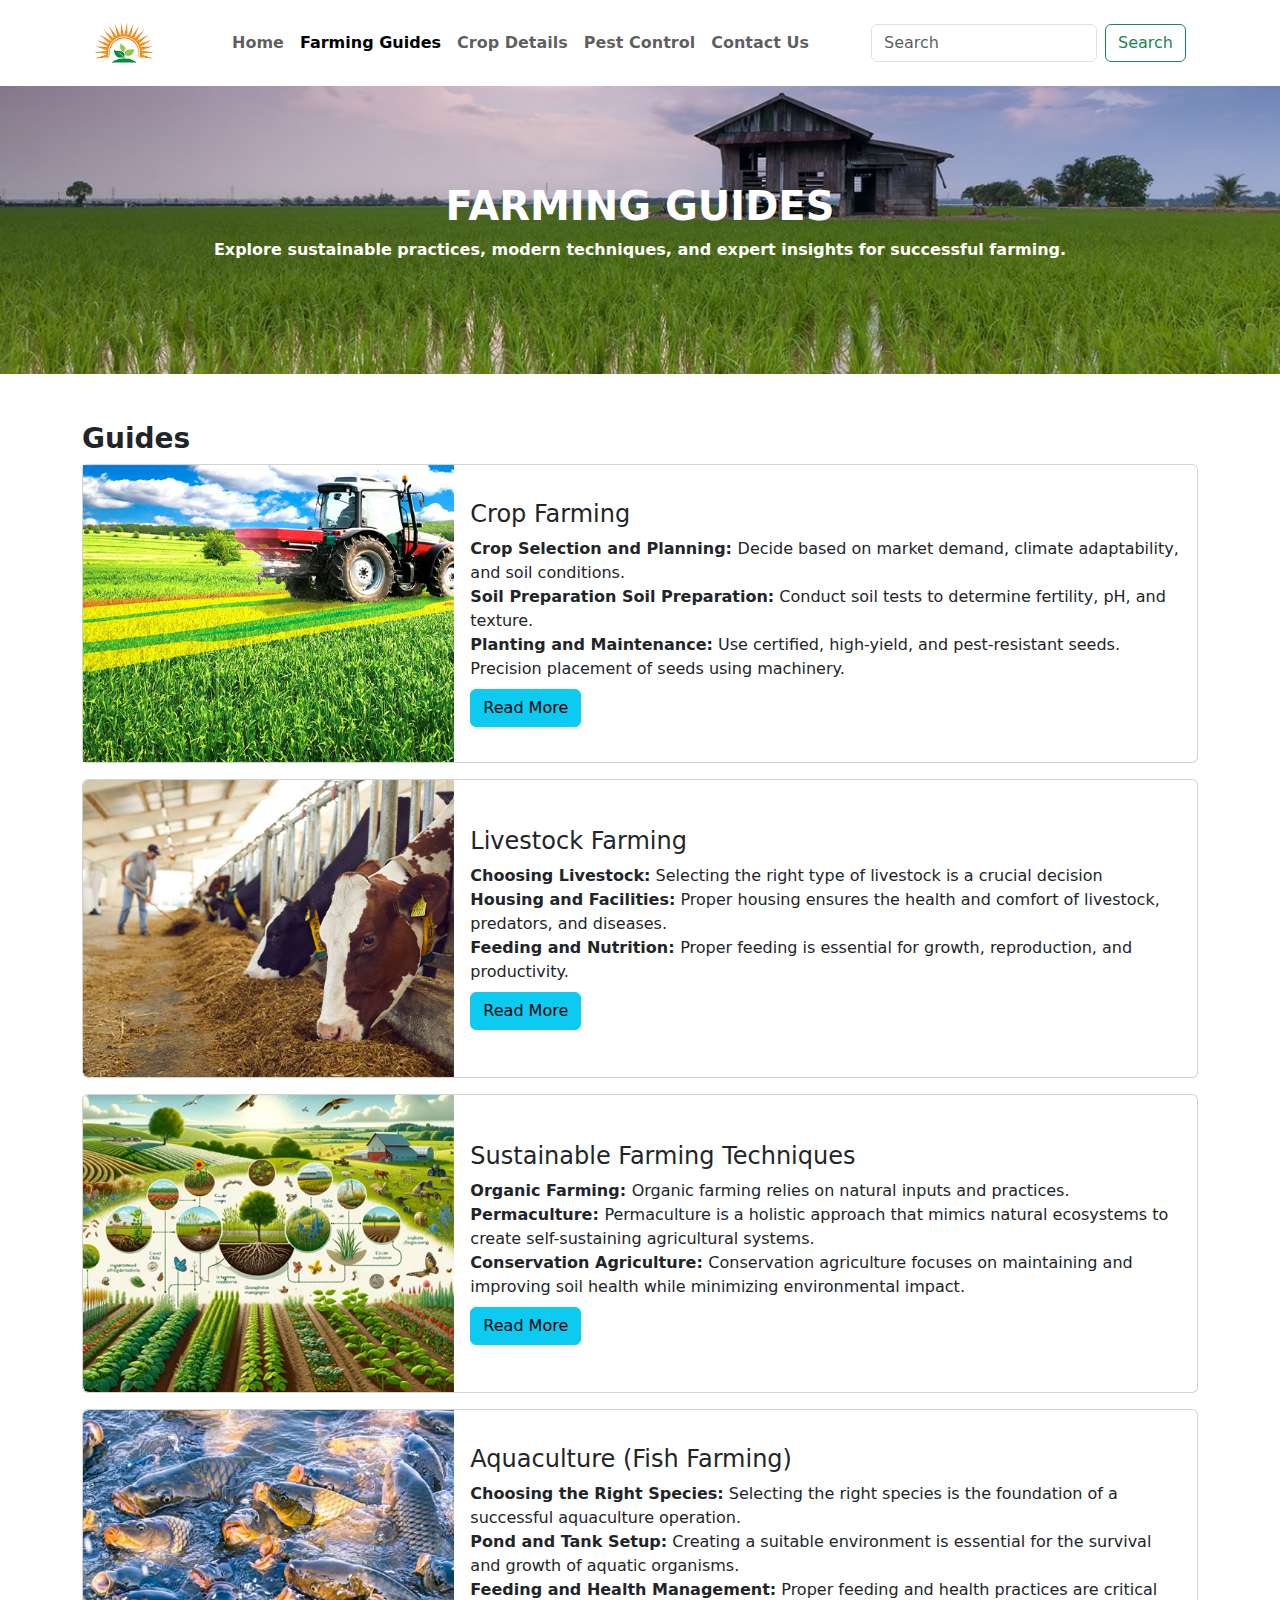
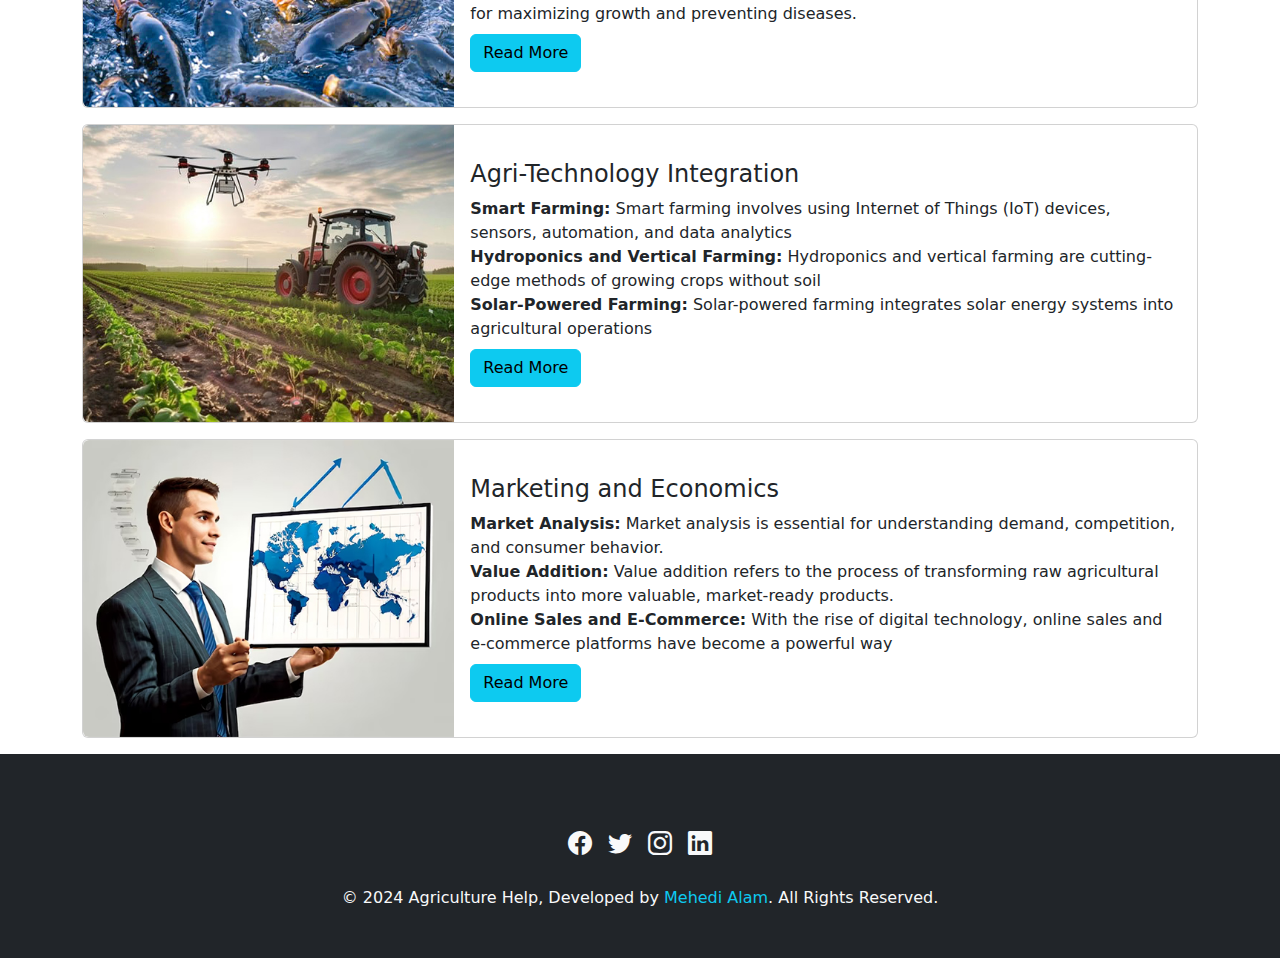
<file: farming_guides.html>
<!doctype html>
<html lang="en">

<head>
    <meta charset="utf-8">
    <meta name="viewport" content="width=device-width, initial-scale=1">
    <meta name="description"
        content="This webpage is about Agriculture Information providing a wide range of information about Agriculture." />
    <meta name="author" content="Mehedi Alam" />
    <title>Agricultural Information Hub</title>
    <!-- Bootstrap CSS -->
    <link rel="stylesheet" href="vendor/bootstrap-5.3.3/css/bootstrap.min.css">
    
    <!-- Bootstrap Icons CSS -->
    <link rel="stylesheet" href="vendor/bootstrap-icons-1.11.3/font/bootstrap-icons.min.css">
    
    <!-- Custom CSS -->
    <link rel="stylesheet" href="assets/css/style.css">
</head>

<body>
    <!-- Header start -->
    <header>
        <!-- Navigation -->
        <div class="container">
            <nav class="navbar navbar-expand-lg">
                <div class="container-fluid">
                    <a class="navbar-brand" href="index.html"><img src="assets/images/logo.png" width="60"
                            alt="logo" /></a>
                    <button class="navbar-toggler" type="button" data-bs-toggle="collapse"
                        data-bs-target="#navbarSupportedContent" aria-controls="navbarSupportedContent"
                        aria-expanded="false" aria-label="Toggle navigation">
                        <span class="navbar-toggler-icon"></span>
                    </button>
                    <div class="collapse navbar-collapse" id="navbarSupportedContent">
                        <ul class="navbar-nav mx-auto mb-2 mb-lg-0 fw-semibold">
                            <li class="nav-item">
                                <a class="nav-link" href="index.html">Home</a>
                            </li>
                            <li class="nav-item">
                                <a class="nav-link active" aria-current="page" href="farming_guides.html">Farming Guides</a>
                            </li>
                            <li class="nav-item">
                                <a class="nav-link" href="crop_details.html">Crop Details</a>
                            </li>
                            <li class="nav-item">
                                <a class="nav-link" href="pest_control.html">Pest Control</a>
                            </li>
                            <li class="nav-item">
                                <a class="nav-link" href="contact.html">Contact Us</a>
                            </li>
                        </ul>
                        <form class="d-flex" role="search">
                            <input class="form-control me-2" type="search" placeholder="Search" aria-label="Search" />
                            <button class="btn btn-outline-success" type="submit">
                                Search
                            </button>
                        </form>
                    </div>
                </div>
            </nav>
        </div>

        <!-- banner -->
        <div class="banner farming_guides_banner">
            <div class="container">
                <div class="heading text-center text-white">
                    <h1 class="text-uppercase fw-bold">Farming Guides</h1>
                    <p class="fw-semibold">
                        Explore sustainable practices, modern techniques, and expert insights for
                        successful farming.
                    </p>
                </div>
            </div>
        </div>
    </header>
    <!-- Header end -->

    <!-- Main section start -->
    <main>
        <!-- Farming guides section start -->
        <!-- Farming Guides -->
        <section class="farming_guides_section">
            <div class="container">
                <!-- Section Title -->
                <!-- <div class="text-center mb-4">
                    <h1>Farming Guide</h1>
                    <p class="text-muted">Explore sustainable practices, modern techniques, and expert insights for
                        successful
                        farming.</p>
                </div> -->
                <h3 class="fw-bold pt-5">Guides</h3>
                <div class="row">

                    <div class="col-lg-12">
                        <div class="card mb-3">
                            <div class="row g-0 align-items-center">
                                <div class="col-md-4">
                                    <img src="assets/images/images.jpg" class="img-fluid w-100" alt="Guide1">
                                </div>
                                <div class="col-md-8">
                                    <div class="card-body">
                                        <h4 class="card-title">Crop Farming</h4>
                                        <p class="card-text m-0"><strong>Crop Selection and Planning: </strong>Decide
                                            based on market demand, climate adaptability, and soil conditions.</p>
                                        <p class="m-0"><strong>Soil Preparation Soil Preparation:</strong> Conduct soil
                                            tests to determine fertility, pH, and texture.</p>
                                        <p class="m-0"><strong>Planting and Maintenance:</strong> Use certified,
                                            high-yield, and pest-resistant seeds. Precision placement of seeds using
                                            machinery.</p>

                                        <a href="#" class="btn btn-info mt-2">Read More</a>
                                    </div>
                                </div>
                            </div>
                        </div>
                    </div>
                    <div class="col-lg-12">
                        <div class="card mb-3">
                            <div class="row g-0 align-items-center">
                                <div class="col-md-4">
                                    <img src="assets/images/guide2.jpg" class="img-fluid rounded-start" alt="...">
                                </div>
                                <div class="col-md-8">
                                    <div class="card-body">
                                        <h4 class="card-title">Livestock Farming</h4>
                                        <p class="m-0"><strong>Choosing Livestock:</strong> Selecting the right type of
                                            livestock is a crucial decision</p>
                                        <p class="m-0"><strong>Housing and Facilities:</strong> Proper housing ensures
                                            the health and comfort of livestock, predators, and diseases.</p>
                                        <p class="m-0"><strong>Feeding and Nutrition: </strong> Proper feeding is
                                            essential for growth, reproduction, and productivity.</p>

                                        <a href="#" class="btn btn-info mt-2">Read More</a>
                                    </div>
                                </div>
                            </div>
                        </div>
                    </div>
                    <div class="col-lg-12">
                        <div class="card mb-3">
                            <div class="row g-0 align-items-center">
                                <div class="col-md-4">
                                    <img src="assets/images/guide3.jpg" class="img-fluid rounded-start" alt="...">
                                </div>
                                <div class="col-md-8">
                                    <div class="card-body">
                                        <h4 class="card-title">Sustainable Farming Techniques</h4>
                                        <p class="m-0"><strong>Organic Farming: </strong> Organic farming relies on
                                            natural inputs and practices.</p>
                                        <p class="m-0"><strong>Permaculture: </strong> Permaculture is a holistic
                                            approach that mimics natural ecosystems to create self-sustaining
                                            agricultural systems.</p>
                                        <p class="m-0"><strong>Conservation Agriculture: </strong> Conservation
                                            agriculture focuses on maintaining and improving soil health while
                                            minimizing environmental impact.</p>
                                        <a href="#" class="btn btn-info mt-2">Read More</a>
                                    </div>
                                </div>
                            </div>
                        </div>
                    </div>
                    <div class="col-lg-12">
                        <div class="card mb-3">
                            <div class="row g-0 align-items-center">
                                <div class="col-md-4">
                                    <img src="assets/images/guide4.jpg" class="img-fluid rounded-start" alt="...">
                                </div>
                                <div class="col-md-8">
                                    <div class="card-body">
                                        <h4 class="card-title">Aquaculture (Fish Farming)</h4>
                                        <p class="m-0"><strong>Choosing the Right Species:</strong> Selecting the right
                                            species is the foundation of a successful aquaculture operation.</p>
                                        <p class="m-0"><strong>Pond and Tank Setup:</strong> Creating a suitable
                                            environment is essential for the survival and growth of aquatic organisms.
                                        </p>
                                        <p class="m-0"><strong>Feeding and Health Management:</strong> Proper feeding
                                            and health practices are critical for maximizing growth and preventing
                                            diseases.</p>
                                        <a href="#" class="btn btn-info mt-2">Read More</a>
                                    </div>
                                </div>
                            </div>
                        </div>
                    </div>
                    <div class="col-lg-12">
                        <div class="card mb-3">
                            <div class="row g-0 align-items-center">
                                <div class="col-md-4">
                                    <img src="assets/images/guide5.jpg" class="img-fluid rounded-start" alt="...">
                                </div>
                                <div class="col-md-8">
                                    <div class="card-body">
                                        <h4 class="card-title">Agri-Technology Integration</h4>
                                        <p class="m-0"><strong>Smart Farming:</strong> Smart farming involves using
                                            Internet of Things (IoT) devices, sensors, automation, and data analytics
                                        </p>
                                        <p class="m-0"><strong>Hydroponics and Vertical Farming:</strong> Hydroponics
                                            and vertical farming are cutting-edge methods of growing crops without soil
                                        </p>
                                        <p class="m-0"><strong>Solar-Powered Farming:</strong> Solar-powered farming
                                            integrates solar energy systems into agricultural operations</p>
                                        <a href="#" class="btn btn-info mt-2">Read More</a>
                                    </div>
                                </div>
                            </div>
                        </div>
                    </div>
                    <div class="col-lg-12">
                        <div class="card mb-3">
                            <div class="row g-0 align-items-center">
                                <div class="col-md-4">
                                    <img src="assets/images/guide6.jpg" class="img-fluid rounded-start" alt="...">
                                </div>
                                <div class="col-md-8">
                                    <div class="card-body">
                                        <h4 class="card-title">Marketing and Economics</h4>
                                        <p class="m-0"><strong>Market Analysis:</strong> Market analysis is essential
                                            for understanding demand, competition, and consumer behavior.</p>
                                        <p class="m-0"><strong>Value Addition:</strong> Value addition refers to the
                                            process of transforming raw agricultural products into more valuable,
                                            market-ready
                                            products.</p>
                                        <p class="m-0"><strong>Online Sales and E-Commerce:</strong> With the rise of
                                            digital technology, online sales and e-commerce platforms have become a
                                            powerful way</p>
                                        <a href="#" class="btn btn-info mt-2">Read More</a>
                                    </div>
                                </div>
                            </div>
                        </div>
                    </div>

                </div>
            </div>
        </section>
        <!-- Farming guides section end -->
    </main>
    <!-- Main section end -->

    <!-- Footer section start -->
    <footer class="bg-dark text-light py-5">
        <div class="container">
            <!-- Social Media Section -->
            <div class="d-flex justify-content-center mt-4">
                <a href="https://www.facebook.com/MehediAlam49/" class="text-light me-3"><i
                        class="bi bi-facebook fs-4"></i></a>
                <a href="https://twitter.com/MehediAlam49" class="text-light me-3"><i
                        class="bi bi-twitter fs-4"></i></a>
                <a href="https://www.instagram.com/mehedialam_49/" class="text-light me-3"><i
                        class="bi bi-instagram fs-4"></i></a>
                <a href="https://www.linkedin.com/in/mehedialam49/" class="text-light"><i
                        class="bi bi-linkedin fs-4"></i></a>
            </div>

            <!-- Footer Bottom -->
            <div class="text-center mt-4">
                <p class="mb-0">&copy; 2024 Agriculture Help, Developed by <a
                        href="https://www.facebook.com/MehediAlam49/" class="text-decoration-none text-info">Mehedi
                        Alam</a>. All Rights Reserved.</p>
            </div>
        </div>

    </footer>
    <!-- Footer section end -->

    <!-- Scroll to Top Button -->
    <button id="scrollToTopBtn" class="scroll-to-top">↑</button>

    <!-- Bootstrap JS -->
    <script src="vendor/bootstrap-5.3.3/js/bootstrap.bundle.min.js"></script>
    
    <!-- custom JS -->
    <script src="assets/js/app.js"></script>
</body>

</html>
</file>
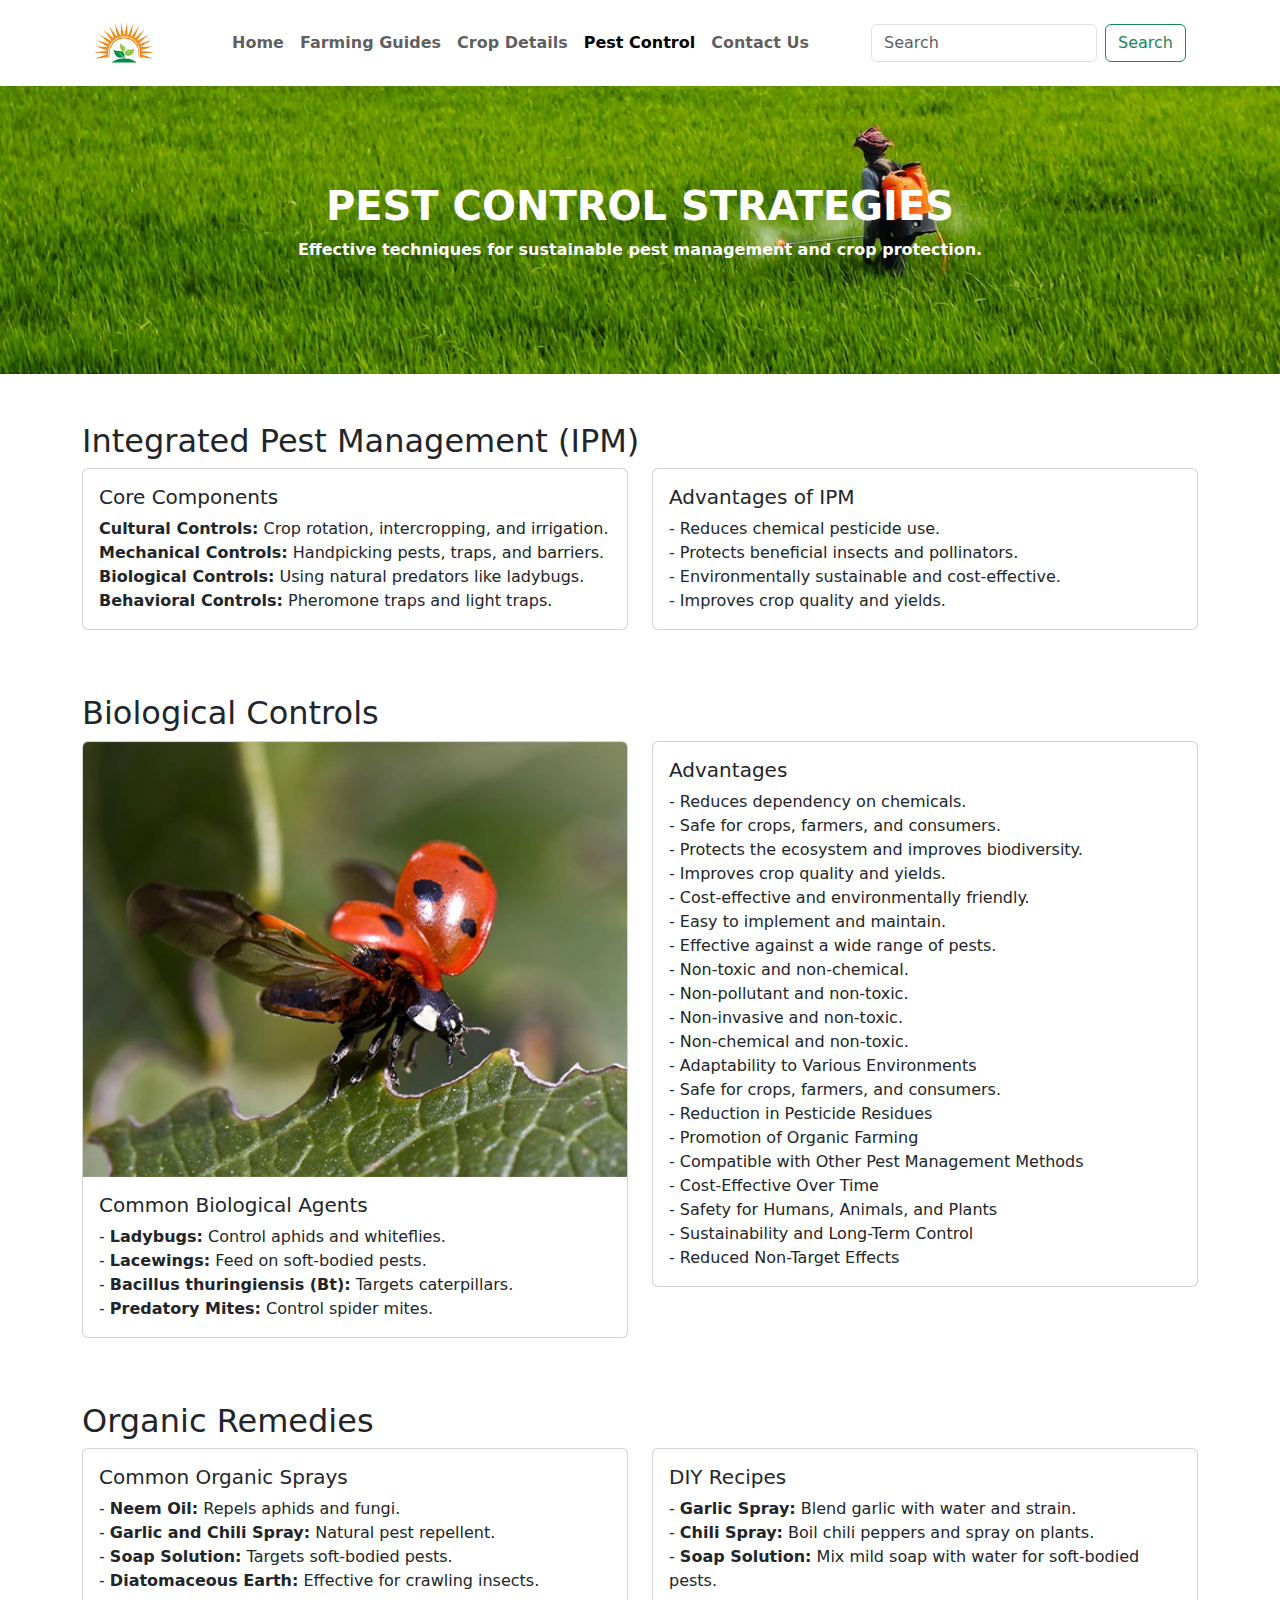
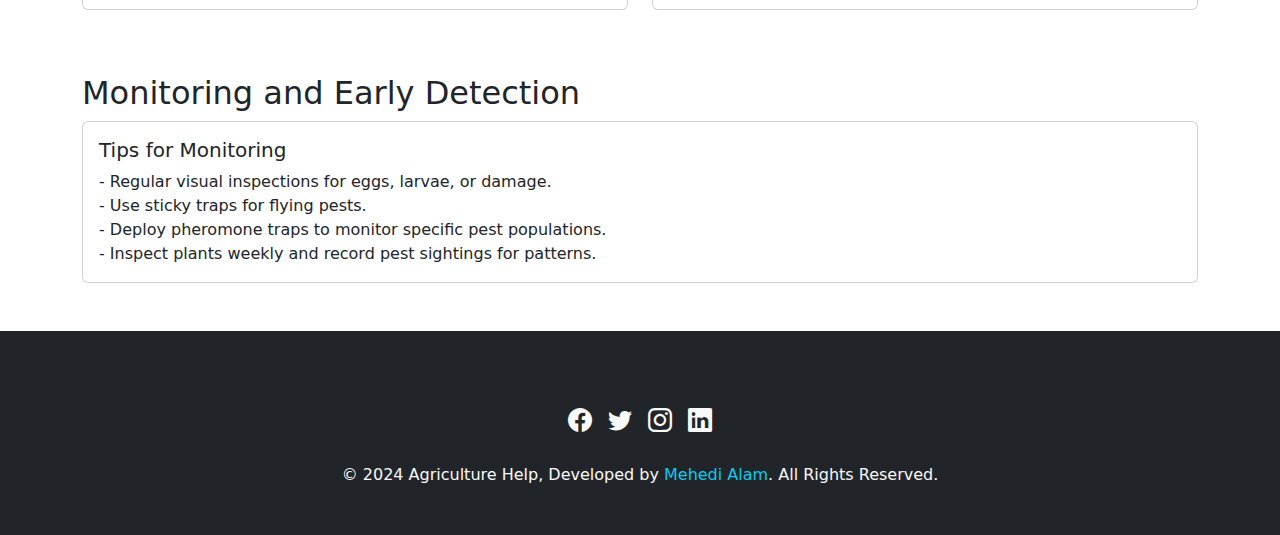
<file: pest_control.html>
<!doctype html>
<html lang="en">

<head>
    <meta charset="utf-8">
    <meta name="viewport" content="width=device-width, initial-scale=1">
    <meta name="description"
        content="This webpage is about Agriculture Information providing a wide range of information about Agriculture." />
    <meta name="author" content="Mehedi Alam" />
    <title>Agricultural Information Hub</title>
    <!-- Bootstrap CSS -->
    <link rel="stylesheet" href="vendor/bootstrap-5.3.3/css/bootstrap.min.css">
    
    <!-- Bootstrap Icons CSS -->
    <link rel="stylesheet" href="vendor/bootstrap-icons-1.11.3/font/bootstrap-icons.min.css">
    
    <!-- Custom CSS -->
    <link rel="stylesheet" href="assets/css/style.css">
</head>

<body>
    <!-- Header start -->
    <header>
        <!-- Navigation -->
        <div class="container">
            <nav class="navbar navbar-expand-lg">
                <div class="container-fluid">
                    <a class="navbar-brand" href="index.html"><img src="assets/images/logo.png" width="60"
                            alt="logo" /></a>
                    <button class="navbar-toggler" type="button" data-bs-toggle="collapse"
                        data-bs-target="#navbarSupportedContent" aria-controls="navbarSupportedContent"
                        aria-expanded="false" aria-label="Toggle navigation">
                        <span class="navbar-toggler-icon"></span>
                    </button>
                    <div class="collapse navbar-collapse" id="navbarSupportedContent">
                        <ul class="navbar-nav mx-auto mb-2 mb-lg-0 fw-semibold">
                            <li class="nav-item">
                                <a class="nav-link" href="index.html">Home</a>
                            </li>
                            <li class="nav-item">
                                <a class="nav-link" href="farming_guides.html">Farming Guides</a>
                            </li>
                            <li class="nav-item">
                                <a class="nav-link" href="crop_details.html">Crop Details</a>
                            </li>
                            <li class="nav-item">
                                <a class="nav-link active" aria-current="page" href="pest_control.html">Pest Control</a>
                            </li>
                            <li class="nav-item">
                                <a class="nav-link" href="contact.html">Contact Us</a>
                            </li>
                        </ul>
                        <form class="d-flex" role="search">
                            <input class="form-control me-2" type="search" placeholder="Search" aria-label="Search" />
                            <button class="btn btn-outline-success" type="submit">
                                Search
                            </button>
                        </form>
                    </div>
                </div>
            </nav>
        </div>

        <!-- banner -->
        <div class="banner pest_control_banner">
            <div class="container">
                <div class="heading text-center text-white">
                    <h1 class="text-uppercase fw-bold">Pest Control Strategies</h1>
                    <p class="fw-semibold">
                        Effective techniques for sustainable pest management and crop
                        protection.
                    </p>
                </div>
            </div>
        </div>
    </header>
    <!-- Header end -->

    <!-- Main section start -->
    <main>
        <!-- Pest Control Strategies section start -->
        <section class="pest_control_strategies mt-5">
            <div class="container">
                <!-- Section Title -->
                <!-- <div class="text-center mb-4">
                    <h2 class="fw-bold text-uppercase">Pest Control Strategies</h2>
                    <p class="text-muted">
                        Effective techniques for sustainable pest management and crop
                        protection.
                    </p>
                </div> -->

                <!-- IPM Section -->
                <div class="mb-5">
                    <h2>Integrated Pest Management (IPM)</h2>
                    <div class="row">
                        <div class="col-md-6 mb-3">
                            <div class="card">
                                <div class="card-body">
                                    <h5 class="card-title">Core Components</h5>
                                    <p class="card-text">
                                        <strong>Cultural Controls:</strong> Crop rotation,
                                        intercropping, and irrigation.<br />
                                        <strong>Mechanical Controls:</strong> Handpicking pests,
                                        traps, and barriers.<br />
                                        <strong>Biological Controls:</strong> Using natural
                                        predators like ladybugs.<br />
                                        <strong>Behavioral Controls:</strong> Pheromone traps and
                                        light traps.
                                    </p>
                                </div>
                            </div>
                        </div>
                        <div class="col-md-6 mb-3">
                            <div class="card">
                                <div class="card-body">
                                    <h5 class="card-title">Advantages of IPM</h5>
                                    <p class="card-text">
                                        - Reduces chemical pesticide use.<br />
                                        - Protects beneficial insects and pollinators.<br />
                                        - Environmentally sustainable and cost-effective. <br>
                                        - Improves crop quality and yields.
                                    </p>
                                </div>
                            </div>
                        </div>
                    </div>
                </div>

                <!-- Biological Controls Section -->
                <div class="mb-5">
                    <h2>Biological Controls</h2>
                    <div class="row">
                        <div class="col-md-6 mb-3">
                            <div class="card">
                                <img src="assets/images/ladybug.jpg" class="card-img-top" alt="Ladybugs" />
                                <div class="card-body">
                                    <h5 class="card-title">Common Biological Agents</h5>
                                    <p class="card-text">
                                        - <strong>Ladybugs:</strong> Control aphids and
                                        whiteflies.<br />
                                        - <strong>Lacewings:</strong> Feed on soft-bodied pests.<br />
                                        - <strong>Bacillus thuringiensis (Bt):</strong> Targets
                                        caterpillars.<br />
                                        - <strong>Predatory Mites:</strong> Control spider mites.
                                    </p>
                                </div>
                            </div>
                        </div>
                        <div class="col-md-6 mb-3">
                            <div class="card">
                                <div class="card-body">
                                    <h5 class="card-title">Advantages</h5>
                                    <p class="card-text">
                                        - Reduces dependency on chemicals.<br />
                                        - Safe for crops, farmers, and consumers.<br />
                                        - Protects the ecosystem and improves biodiversity. <br>
                                        - Improves crop quality and yields. <br>
                                        - Cost-effective and environmentally friendly. <br>
                                        - Easy to implement and maintain. <br>
                                        - Effective against a wide range of pests. <br>
                                        - Non-toxic and non-chemical. <br>
                                        - Non-pollutant and non-toxic. <br>
                                        - Non-invasive and non-toxic. <br>
                                        - Non-chemical and non-toxic. <br>
                                        - Adaptability to Various Environments <br>
                                        - Safe for crops, farmers, and consumers. <br>
                                        - Reduction in Pesticide Residues <br>
                                        - Promotion of Organic Farming <br>
                                        - Compatible with Other Pest Management Methods <br>
                                        - Cost-Effective Over Time <br>
                                        - Safety for Humans, Animals, and Plants <br>
                                        - Sustainability and Long-Term Control <br>
                                        - Reduced Non-Target Effects
                                    </p>
                                </div>
                            </div>
                        </div>
                    </div>
                </div>

                <!-- Organic Remedies Section -->
                <div class="mb-5">
                    <h2>Organic Remedies</h2>
                    <div class="row">
                        <div class="col-md-6 mb-3">
                            <div class="card">
                                <div class="card-body">
                                    <h5 class="card-title">Common Organic Sprays</h5>
                                    <p class="card-text">
                                        - <strong>Neem Oil:</strong> Repels aphids and fungi.<br />
                                        - <strong>Garlic and Chili Spray:</strong> Natural pest
                                        repellent.<br />
                                        - <strong>Soap Solution:</strong> Targets soft-bodied
                                        pests.<br />
                                        - <strong>Diatomaceous Earth:</strong> Effective for
                                        crawling insects.
                                    </p>
                                </div>
                            </div>
                        </div>
                        <div class="col-md-6 mb-3">
                            <div class="card">
                                <div class="card-body">
                                    <h5 class="card-title">DIY Recipes</h5>
                                    <p class="card-text">
                                        - <strong>Garlic Spray:</strong> Blend garlic with water and
                                        strain.<br />
                                        - <strong>Chili Spray:</strong> Boil chili peppers and spray
                                        on plants.<br />
                                        - <strong>Soap Solution:</strong> Mix mild soap with water
                                        for soft-bodied pests.
                                    </p>
                                </div>
                            </div>
                        </div>
                    </div>
                </div>

                <!-- Monitoring and Detection Section -->
                <div class="mb-5">
                    <h2>Monitoring and Early Detection</h2>
                    <div class="row">
                        <div class="col-md-12">
                            <div class="card">
                                <div class="card-body">
                                    <h5 class="card-title">Tips for Monitoring</h5>
                                    <p class="card-text">
                                        - Regular visual inspections for eggs, larvae, or damage.<br />
                                        - Use sticky traps for flying pests.<br />
                                        - Deploy pheromone traps to monitor specific pest
                                        populations.<br />
                                        - Inspect plants weekly and record pest sightings for
                                        patterns.
                                    </p>
                                </div>
                            </div>
                        </div>
                    </div>
                </div>
            </div>
        </section>
        <!-- Pest Control Strategies section end -->
    </main>
    <!-- Main section end -->

    <!-- Footer section start -->
    <footer class="bg-dark text-light py-5">
        <div class="container">
            <!-- Social Media Section -->
            <div class="d-flex justify-content-center mt-4">
                <a href="https://www.facebook.com/MehediAlam49/" class="text-light me-3"><i
                        class="bi bi-facebook fs-4"></i></a>
                <a href="https://twitter.com/MehediAlam49" class="text-light me-3"><i
                        class="bi bi-twitter fs-4"></i></a>
                <a href="https://www.instagram.com/mehedialam_49/" class="text-light me-3"><i
                        class="bi bi-instagram fs-4"></i></a>
                <a href="https://www.linkedin.com/in/mehedialam49/" class="text-light"><i
                        class="bi bi-linkedin fs-4"></i></a>
            </div>

            <!-- Footer Bottom -->
            <div class="text-center mt-4">
                <p class="mb-0">&copy; 2024 Agriculture Help, Developed by <a
                        href="https://www.facebook.com/MehediAlam49/" class="text-decoration-none text-info">Mehedi
                        Alam</a>. All Rights Reserved.</p>
            </div>
        </div>

    </footer>
    <!-- Footer section end -->

    <!-- Scroll to Top Button -->
    <button id="scrollToTopBtn" class="scroll-to-top">↑</button>

    <!-- Bootstrap JS -->
    <script src="vendor/bootstrap-5.3.3/js/bootstrap.bundle.min.js"></script>
    
    <!-- custom JS -->
    <script src="assets/js/app.js"></script>
</body>

</html>
</file>
<file: assets/css/style.css>
header .carousel_banner .carousel-indicators [data-bs-target] {
    width: 15px;
    height: 15px;
    border-radius: 50%;
}

header .banner{
    /* background-image: url(../images/banner.jpg); */
    background-size: cover;
    background-position: center center;
    height: 32vh;
    display: flex;
    flex-direction: column;
    justify-content: center;
}

header .farming_guides_banner{
  background-image: url(../images/innerBanner1.jpg);
}
header .crop_details_banner{
  background-image: url(../images/innerBanner2.jpg);
}
header .pest_control_banner{
  background-image: url(../images/innerBanner3.jpg);
}
header .contact_us_banner{
  background-image: url(../images/innerBanner4.jpg);
}
/* Scroll to Top Button Styles */
.scroll-to-top {
  position: fixed;
  bottom: 20px;
  right: 20px;
  display: none; /* Initially hidden */
  background-color: #007bff;
  color: white;
  border: none;
  border-radius: 5px;
  padding: 10px 15px;
  font-size: 18px;
  cursor: pointer;
  box-shadow: 0 4px 6px rgba(0, 0, 0, 0.1);
  transition: opacity 0.3s, visibility 0.3s;
}

.scroll-to-top:hover {
  background-color: #0056b3;
}
</file>
